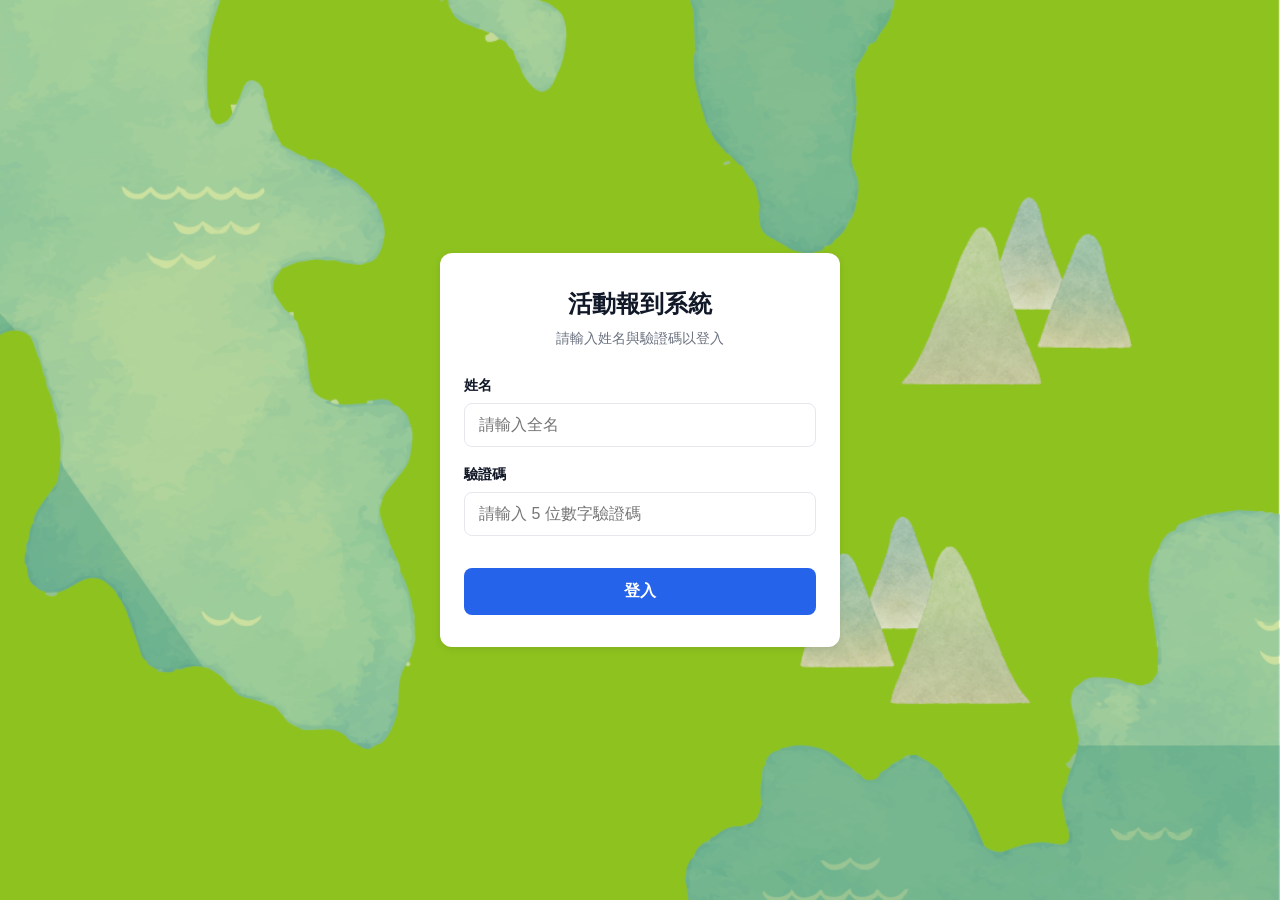
<file: index.html>
<!DOCTYPE html>
<html lang="zh-TW">
<head>
  <meta charset="UTF-8">
  <meta name="viewport" content="width=device-width, initial-scale=1.0">
  <title>活動登入</title>
  <link rel="stylesheet" href="css/style.css">
  <style>
    body { background: url('assets/login-bg.png') center/cover no-repeat fixed; }
  </style>
</head>
<body>
  <div class="page">
    <div class="card">
      <h1 class="text-center">活動報到系統</h1>
      <p class="subtitle text-center">請輸入姓名與驗證碼以登入</p>

      <form id="loginForm" novalidate>
        <div class="form-group">
          <label for="name">姓名</label>
          <input
            type="text"
            id="name"
            name="name"
            placeholder="請輸入全名"
            autocomplete="name"
            inputmode="text"
            required
          >
        </div>

        <div class="form-group">
          <label for="code">驗證碼</label>
          <input
            type="text"
            id="code"
            name="code"
            placeholder="請輸入 5 位數字驗證碼"
            inputmode="numeric"
            maxlength="5"
            pattern="\d{5}"
            autocomplete="off"
            required
          >
        </div>

        <div id="errorAlert" class="alert alert-error" role="alert"></div>

        <button type="submit" id="submitBtn" class="btn btn-primary mt-16">
          <span class="btn-text">登入</span>
          <span class="spinner" aria-hidden="true"></span>
        </button>
      </form>
    </div>
  </div>

  <script src="js/config.js"></script>
  <script src="js/auth.js"></script>
  <script src="js/api.js"></script>
  <script>
    // 已登入則直接跳過
    if (getSession()) {
      window.location.replace('home.html');
    }

    const form      = document.getElementById('loginForm');
    const nameInput = document.getElementById('name');
    const codeInput = document.getElementById('code');
    const errorAlert = document.getElementById('errorAlert');
    const submitBtn  = document.getElementById('submitBtn');

    function showError(msg) {
      errorAlert.textContent = msg;
      errorAlert.classList.add('show');
    }
    function clearError() {
      errorAlert.classList.remove('show');
    }
    function setLoading(on) {
      submitBtn.classList.toggle('loading', on);
      submitBtn.disabled = on;
    }

    // 驗證碼只允許數字輸入
    codeInput.addEventListener('input', () => {
      codeInput.value = codeInput.value.replace(/\D/g, '').slice(0, 5);
    });

    form.addEventListener('submit', async (e) => {
      e.preventDefault();
      clearError();

      const name = nameInput.value.trim();
      const code = codeInput.value.trim();

      if (!name) { showError('請輸入姓名'); nameInput.focus(); return; }
      if (!/^\d{5}$/.test(code)) { showError('驗證碼須為 5 位數字'); codeInput.focus(); return; }

      setLoading(true);
      const res = await callAPI('auth', { name, code });
      setLoading(false);

      if (res.success) {
        setSession(res);
        window.location.replace('home.html');
      } else {
        showError(res.error || '登入失敗，請確認姓名與驗證碼是否正確');
      }
    });
  </script>
</body>
</html>
</file>
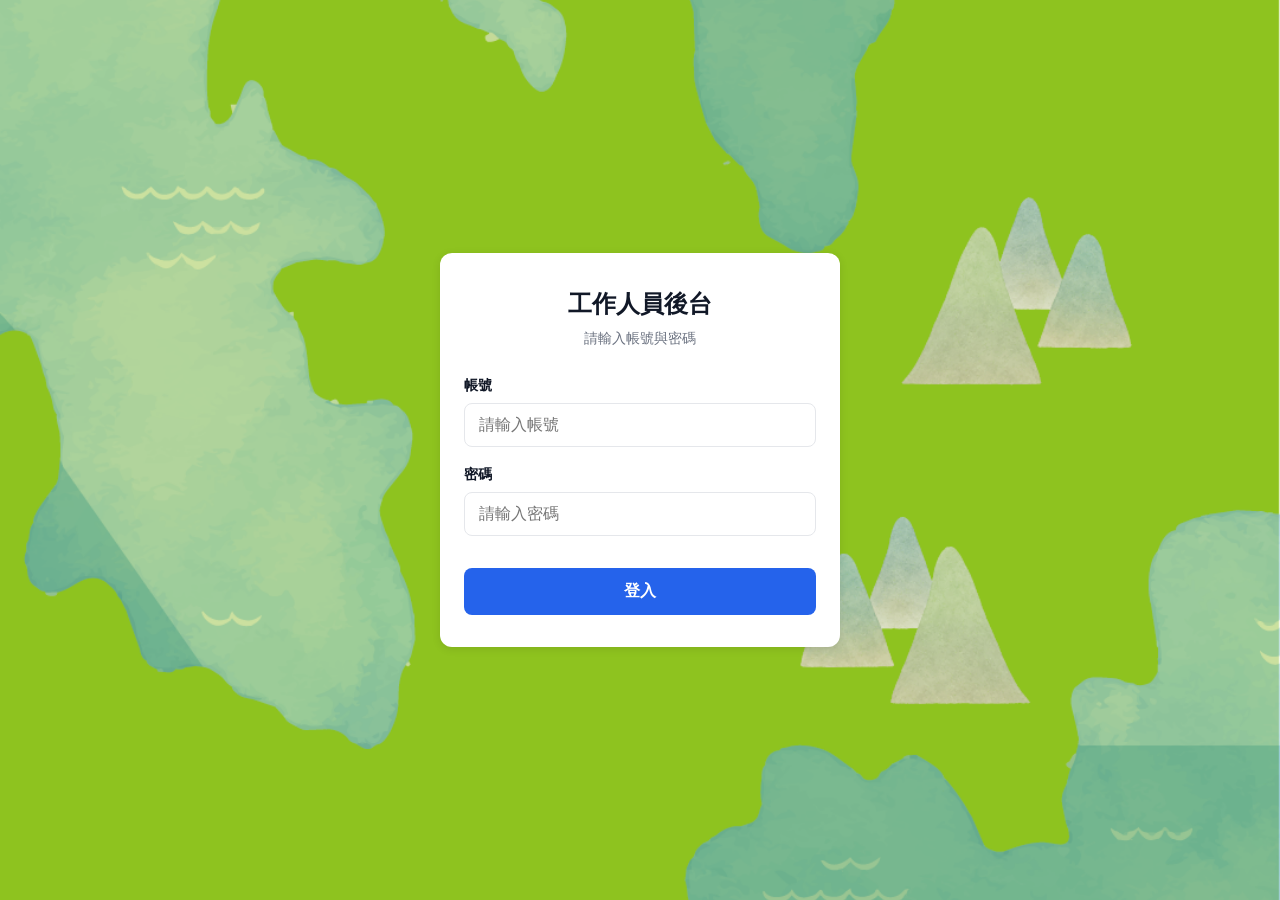
<file: admin/index.html>
<!DOCTYPE html>
<html lang="zh-TW">
<head>
  <meta charset="UTF-8">
  <meta name="viewport" content="width=device-width, initial-scale=1.0">
  <title>後台登入</title>
  <link rel="stylesheet" href="../css/style.css">
  <style>
    body { background: url('../assets/login-bg.png') center/cover no-repeat fixed; }
  </style>
</head>
<body>
  <div class="page">
    <div class="card">
      <h1 class="text-center">工作人員後台</h1>
      <p class="subtitle text-center">請輸入帳號與密碼</p>

      <form id="loginForm" novalidate>
        <div class="form-group">
          <label for="username">帳號</label>
          <input
            type="text"
            id="username"
            name="username"
            placeholder="請輸入帳號"
            autocomplete="username"
            required
          >
        </div>
        <div class="form-group">
          <label for="password">密碼</label>
          <input
            type="password"
            id="password"
            name="password"
            placeholder="請輸入密碼"
            autocomplete="current-password"
            required
          >
        </div>

        <div id="errorAlert" class="alert alert-error" role="alert"></div>

        <button type="submit" id="submitBtn" class="btn btn-primary mt-16">
          <span class="btn-text">登入</span>
          <span class="spinner" aria-hidden="true"></span>
        </button>
      </form>
    </div>
  </div>

  <script src="../js/config.js"></script>
  <script src="../js/auth.js"></script>
  <script src="../js/api.js"></script>
  <script>
    if (getAdminSession()) {
      window.location.replace('dashboard.html');
    }

    const form        = document.getElementById('loginForm');
    const userInput   = document.getElementById('username');
    const pwdInput    = document.getElementById('password');
    const errorAlert  = document.getElementById('errorAlert');
    const submitBtn   = document.getElementById('submitBtn');

    function showError(msg) { errorAlert.textContent = msg; errorAlert.classList.add('show'); }
    function clearError()   { errorAlert.classList.remove('show'); }
    function setLoading(on) { submitBtn.classList.toggle('loading', on); submitBtn.disabled = on; }

    form.addEventListener('submit', async (e) => {
      e.preventDefault();
      clearError();
      const username = userInput.value.trim();
      const password = pwdInput.value.trim();
      if (!username) { showError('請輸入帳號'); userInput.focus(); return; }
      if (!password) { showError('請輸入密碼'); pwdInput.focus(); return; }

      setLoading(true);
      const res = await callAPI('admin_auth', { username, password });
      setLoading(false);

      if (res.success) {
        setAdminSession(username);
        window.location.replace('dashboard.html');
      } else {
        showError(res.error || '帳號或密碼錯誤');
      }
    });
  </script>
</body>
</html>
</file>
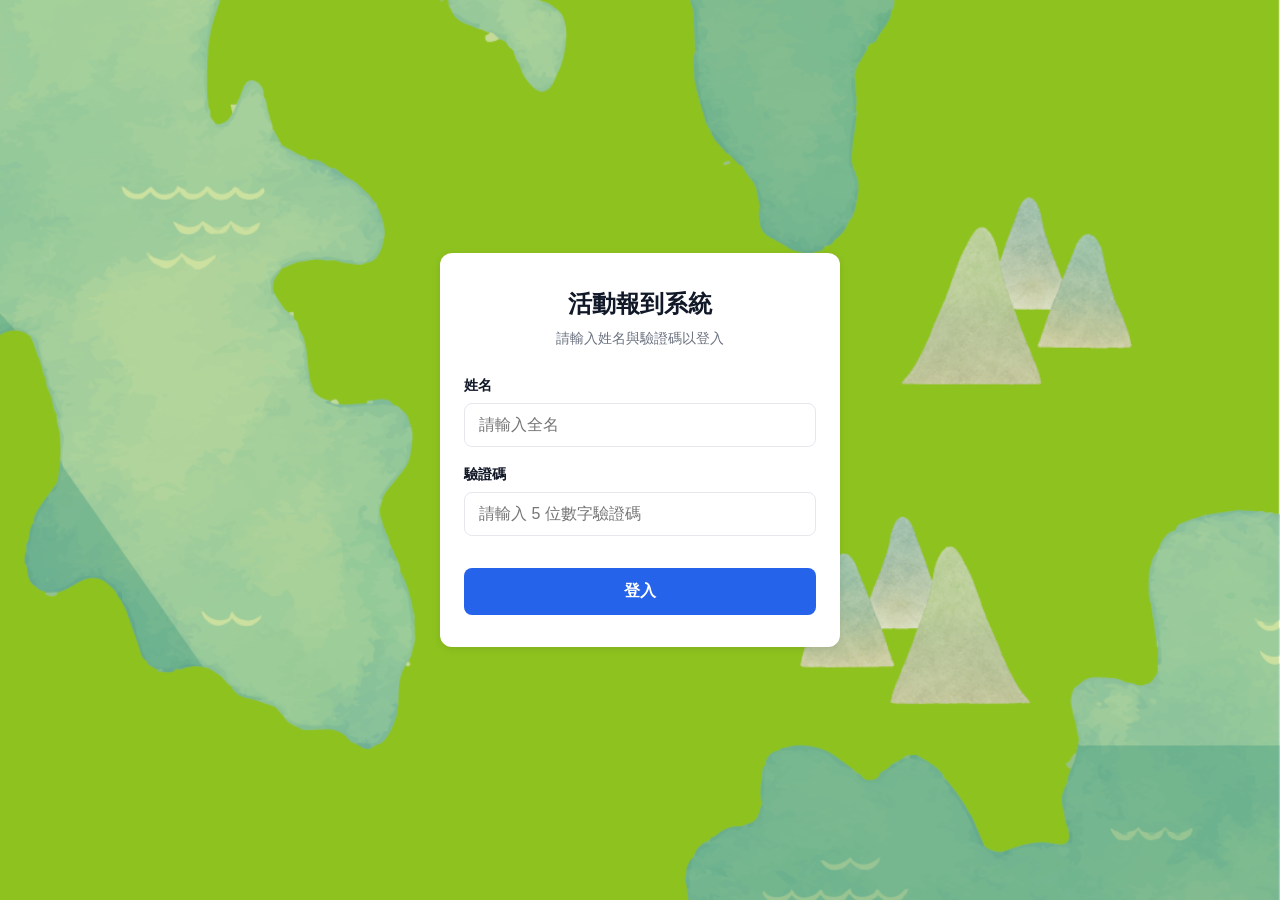
<file: home.html>
<!DOCTYPE html>
<html lang="zh-TW">
<head>
  <meta charset="UTF-8">
  <meta name="viewport" content="width=device-width, initial-scale=1.0">
  <title>活動主頁</title>
  <link rel="stylesheet" href="css/style.css">
</head>
<body>
  <div class="app-shell">

    <div class="app-banner banner-overlay-wrap">
      <img src="assets/banner.jpg" alt="活動 Banner" onerror="this.style.display='none'">
      <div class="banner-user-row">
        <span id="greeting"></span>
        <button class="btn-logout" onclick="logout()">登出</button>
      </div>
    </div>

    <div class="app-body">
      <div class="hub-pills">
        <a href="info.html" class="hub-pill">
          <h3>個人資訊</h3>
          <p>查看報到 QR Code 與組別</p>
        </a>
        <a href="prenotice.html" class="hub-pill">
          <h3>行前通知</h3>
          <p>活動前重要通知事項</p>
        </a>
        <a href="safety.html" class="hub-pill">
          <h3>活動資訊</h3>
          <p>活動流程與路線地圖</p>
        </a>
        <a href="outdoor.html" class="hub-pill">
          <h3>水、陸域安全宣導</h3>
          <p>ICC表、陸域與水域安全資訊</p>
        </a>
        <a href="mission.html" class="hub-pill" id="missionPill">
          <h3>使命關卡任務</h3>
          <p id="missionStatus">點擊開始任務</p>
        </a>
      </div>
    </div>

  </div>

  <script src="js/config.js"></script>
  <script src="js/auth.js"></script>
  <script>
    const session = requireAuth();
    if (session) {
      document.getElementById('greeting').textContent =
        '歡迎！' + session.name + '，您是 ' + session.group;
    }

    const missionDone = localStorage.getItem('mission_done_' + (session && session.code || 'anon')) === 'true';
    if (missionDone) {
      document.getElementById('missionPill').classList.add('mission-done');
      document.getElementById('missionStatus').textContent = '✅ 任務已完成';
    }

    function logout() {
      clearSession();
      window.location.replace('index.html');
    }
  </script>
</body>
</html>
</file>
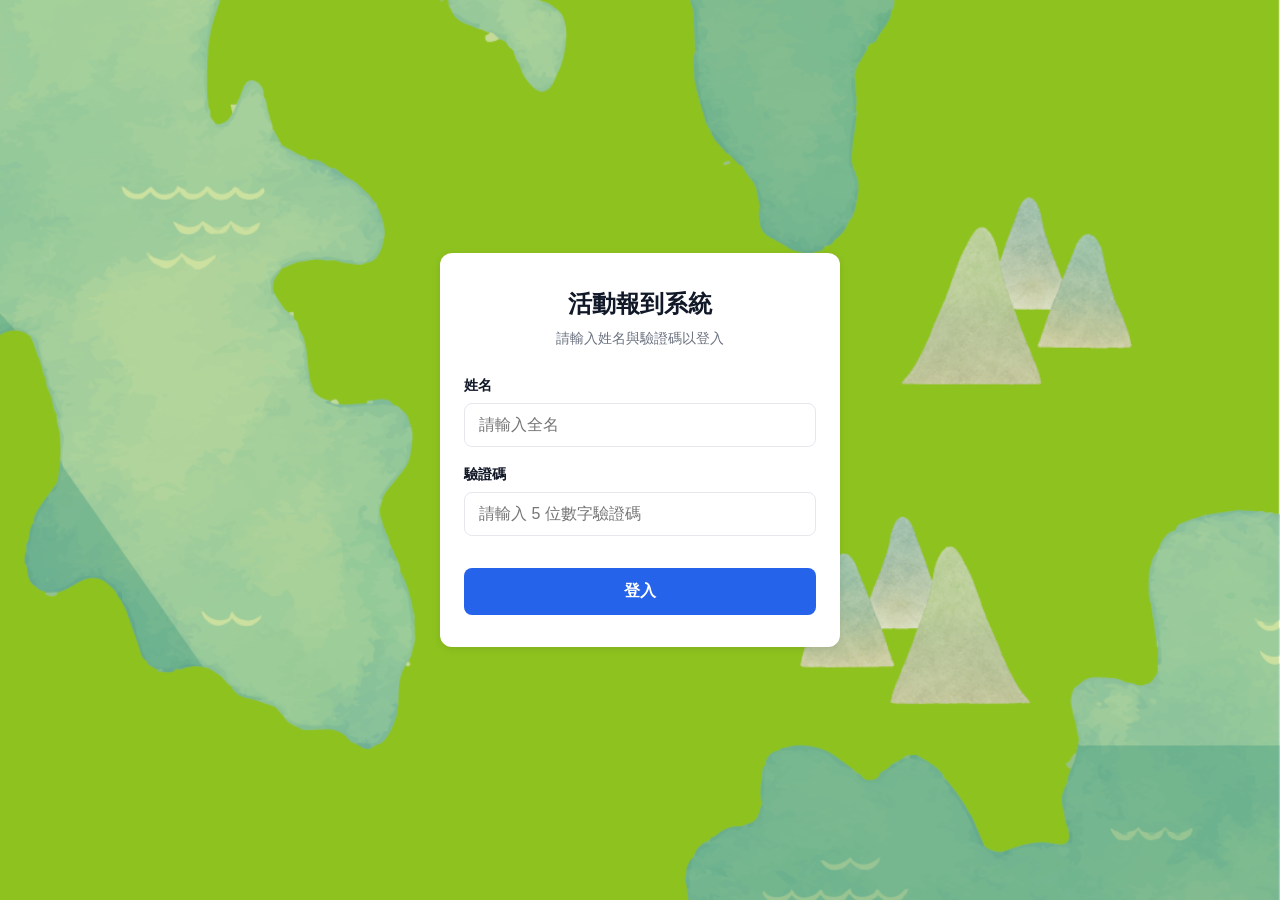
<file: info.html>
<!DOCTYPE html>
<html lang="zh-TW">
<head>
  <meta charset="UTF-8">
  <meta name="viewport" content="width=device-width, initial-scale=1.0">
  <title>個人資訊</title>
  <link rel="stylesheet" href="css/style.css">
  <style>
    .info-card {
      background: var(--card);
      border-radius: var(--radius);
      box-shadow: var(--shadow);
      padding: 24px 20px;
      margin-bottom: 16px;
      text-align: center;
    }
    .info-name  { font-size: 1.5rem; font-weight: 700; margin-bottom: 6px; }
    .info-group { font-size: 1rem; color: var(--muted); margin-bottom: 20px; }
    .qr-section { margin-top: 8px; }
    .qr-label-top { font-size: .85rem; color: var(--muted); margin-bottom: 12px; }
    #qrcode { display: inline-block; }
    #qrcode canvas, #qrcode img { border-radius: 8px; }
    .qr-hint { font-size: .8rem; color: var(--muted); margin-top: 12px; line-height: 1.5; }
  </style>
</head>
<body>
  <div class="app-shell">

    <div class="app-banner">
      <img src="assets/banner.jpg" alt="活動 Banner" onerror="this.style.display='none'">
    </div>

    <div class="page-header">
      <a href="home.html" class="back">←</a>
      <h1>個人資訊</h1>
    </div>

    <div class="app-body">
      <div class="content" style="padding-top:20px">
        <div class="info-card">
          <div class="info-name" id="infoName"></div>
          <div class="info-group" id="infoGroup"></div>
          <hr class="divider">
          <div class="qr-section">
            <p class="qr-label-top">報到 QR Code</p>
            <div id="qrcode"></div>
            <p class="qr-hint">報到時出示此 QR Code<br>讓工作人員掃描核銷</p>
          </div>
        </div>
      </div>
    </div>

  </div>

  <script src="js/config.js"></script>
  <script src="js/auth.js"></script>
  <script src="lib/qrcode.min.js"></script>
  <script>
    const session = requireAuth();
    if (session) {
      document.getElementById('infoName').textContent  = session.name;
      document.getElementById('infoGroup').textContent = session.group;

      new QRCode(document.getElementById('qrcode'), {
        text:         session.code,
        width:        220,
        height:       220,
        colorDark:    '#000000',
        colorLight:   '#ffffff',
        correctLevel: QRCode.CorrectLevel.M,
      });
    }
  </script>
</body>
</html>
</file>
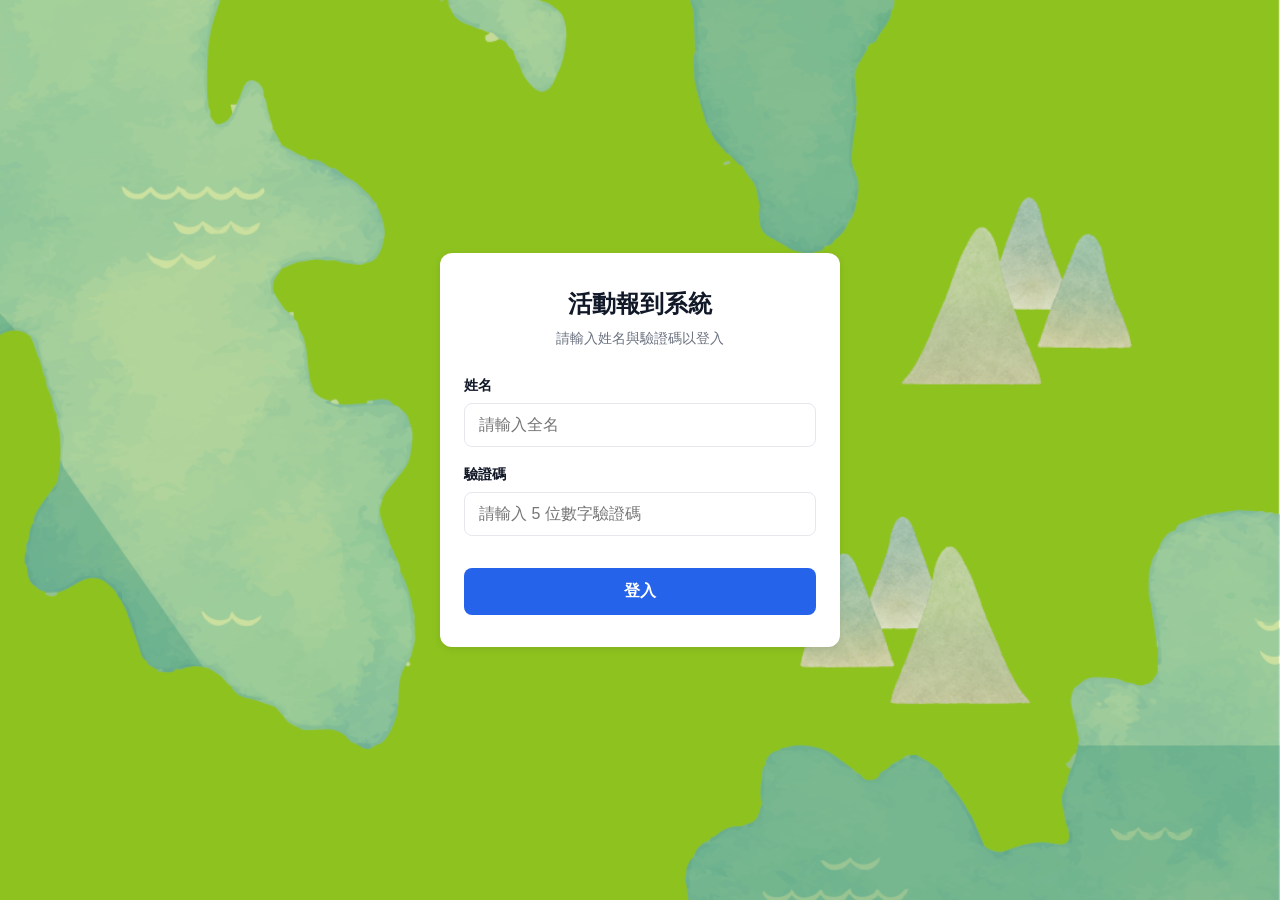
<file: mission.html>
<!DOCTYPE html>
<html lang="zh-TW">
<head>
  <meta charset="UTF-8">
  <meta name="viewport" content="width=device-width, initial-scale=1.0">
  <title>使命關卡任務</title>
  <link rel="stylesheet" href="css/style.css">
</head>
<body>
  <div class="app-shell">

    <div class="app-banner">
      <img src="assets/banner.jpg" alt="活動 Banner" onerror="this.style.display='none'">
    </div>

    <div class="page-header">
      <a href="home.html" class="back">←</a>
      <h1>使命關卡任務</h1>
    </div>

    <div class="app-body">
      <div class="content" style="padding-top:16px">

        <!-- ① 填寫問卷 -->
        <div class="task-card active" id="card1">
          <div class="task-header" onclick="toggleCard('card1')">
            <div class="task-num">①</div>
            <div class="task-title">填寫問卷</div>
            <div class="task-status" id="st1"></div>
          </div>
          <div class="task-body open" id="body1">
            <p class="text-muted mb-16" style="font-size:.85rem">點擊前往填寫活動問卷（將開啟新分頁），完成後請關閉問卷分頁回到此頁，點擊下方按鈕確認。</p>
            <a id="formLink" href="#" target="_blank" rel="noopener" class="btn btn-outline mb-8"
               style="display:inline-flex">前往填寫問卷 ↗</a>
            <button class="btn btn-primary mt-8" id="m1DoneBtn" onclick="markM1Done()" disabled>我已完成問卷 ✓</button>
            <p class="text-muted mt-4" id="m1Hint" style="font-size:.8rem">請先點擊上方連結開啟問卷</p>
          </div>
        </div>

        <!-- ② 上傳活動照片 -->
        <div class="task-card active" id="card2">
          <div class="task-header" onclick="toggleCard('card2')">
            <div class="task-num">②</div>
            <div class="task-title">上傳活動照片</div>
            <div class="task-status" id="st2"></div>
          </div>
          <div class="task-body open" id="body2">
            <img id="photoPreview" class="photo-preview" alt="照片預覽">
            <div class="photo-drop" id="photoDrop">
              <div style="font-size:2rem;margin-bottom:8px">📷</div>
              <div style="display:flex;gap:8px;width:100%">
                <button class="btn btn-primary" onclick="document.getElementById('photoCaptureInput').click()" style="flex:1" type="button">拍照</button>
                <button class="btn btn-outline" onclick="document.getElementById('photoPickInput').click()" style="flex:1" type="button">從相簿選取</button>
              </div>
            </div>
            <input type="file" id="photoCaptureInput" accept="image/*" capture="environment" style="display:none">
            <input type="file" id="photoPickInput" accept="image/*" style="display:none">
            <button class="btn btn-primary mt-8" id="photoConfirmBtn"
                    style="display:none" onclick="confirmPhoto()">使用此照片 ✓</button>
          </div>
        </div>

        <!-- ③ 手寫簽名（鎖定直到 ② 完成） -->
        <div class="task-card locked" id="card3">
          <div class="task-header" onclick="toggleCard('card3')">
            <div class="task-num">③</div>
            <div class="task-title">手寫簽名</div>
            <div class="task-status" id="st3"></div>
          </div>
          <div class="task-body" id="body3">
            <p class="text-muted mb-8" style="font-size:.85rem">請用手指在下方空白區域簽名。</p>
            <div class="sig-wrap">
              <canvas id="sigCanvas"></canvas>
            </div>
            <div class="sig-btn-row">
              <button class="btn btn-outline" onclick="clearSig()">清除重簽</button>
              <button class="btn btn-primary" onclick="confirmSig()">確認簽名 ✓</button>
            </div>
          </div>
        </div>

        <!-- ④ 生成淨灘證書（鎖定直到 ③ 完成） -->
        <div class="task-card locked" id="card4">
          <div class="task-header" onclick="toggleCard('card4')">
            <div class="task-num">④</div>
            <div class="task-title">生成淨灘證書</div>
            <div class="task-status" id="st4"></div>
          </div>
          <div class="task-body" id="body4">
            <p class="text-muted mb-16" style="font-size:.85rem">
              系統將為您生成含個人資訊、照片與簽名的淨灘成果證明書。
            </p>
            <img id="certThumb" class="pdf-thumb" alt="證書預覽">
            <button class="btn btn-primary" id="genCertBtn" onclick="generateCert()">
              <span class="btn-text">生成淨灘證書</span>
              <span class="spinner"></span>
            </button>
            <p id="genCertStatus" class="text-muted mt-8" style="display:none;font-size:.85rem;text-align:center"></p>
          </div>
        </div>

        <!-- ⑤ 儲存證書（鎖定直到 ④ 完成） -->
        <div class="task-card locked" id="card5">
          <div class="task-header" onclick="toggleCard('card5')">
            <div class="task-num">⑤</div>
            <div class="task-title">儲存淨灘證書</div>
            <div class="task-status" id="st5"></div>
          </div>
          <div class="task-body" id="body5">
            <img id="certFullImg" alt="淨灘證書" style="display:none;width:100%;border-radius:8px;margin-bottom:8px">
            <p id="certSaveHint" class="text-muted" style="display:none;font-size:.8rem;margin-bottom:12px;text-align:center">
              長壓上方圖片可下載或儲存至手機相簿
            </p>
            <button class="btn btn-primary mb-8" onclick="saveCert()">我已儲存證書 ✓</button>
            <div class="divider" style="margin:12px 0"></div>
            <p class="text-muted mb-8" style="font-size:.85rem">或輸入 Email，稍後隨批次送出一併寄送：</p>
            <div class="form-group" style="margin-bottom:8px">
              <input type="email" id="emailInput" placeholder="your@email.com" inputmode="email">
            </div>
            <button class="btn btn-outline" onclick="saveEmailForSend()">✉ 記下信箱（送出時寄送）</button>
            <div id="emailSavedMsg" class="alert alert-success" style="display:none;margin-top:8px;padding:8px 12px">
              信箱已記下，批次送出時將寄送證書 ✓
            </div>
          </div>
        </div>

        <!-- ⑥ 批次送出 -->
        <div class="submit-section" style="margin-top:8px">
          <div id="submitAlert" class="alert"></div>
          <button class="btn btn-success mt-8" id="submitBtn" onclick="submitAll()" disabled>
            <span class="btn-text">完成並送出 →</span>
            <span class="spinner"></span>
          </button>
          <p class="text-muted text-center mt-8" id="submitHint" style="font-size:.8rem">
            完成 ① 問卷 與 ⑤ 儲存證書 後即可送出
          </p>
        </div>

        <!-- 簽退 QR Code（⑥ 成功後顯示） -->
        <div class="checkout-section" id="checkoutSection">
          <div class="checkout-card">
            <div class="checkout-title">🎉 使命完成！</div>
            <div class="checkout-sub">出示下方 QR Code 給工作人員掃描完成簽退</div>
            <div id="checkoutQR" class="qr-wrap"></div>
            <p class="text-muted" style="font-size:.8rem;margin-top:4px">簽退 QR Code</p>
          </div>
        </div>

      </div>
    </div>

  </div>

  <script src="js/config.js"></script>
  <script src="js/auth.js"></script>
  <script src="js/api.js"></script>
  <script src="lib/signature_pad.min.js"></script>
  <script src="lib/qrcode.min.js"></script>
  <script src="js/mission.js"></script>
  <script>
    // 行動瀏覽器 bfcache 防護：頁面從快取還原時強制重新載入，確保 session 重新驗證
    window.addEventListener('pageshow', function(e) {
      if (e.persisted) window.location.reload();
    });
  </script>
</body>
</html>
</file>
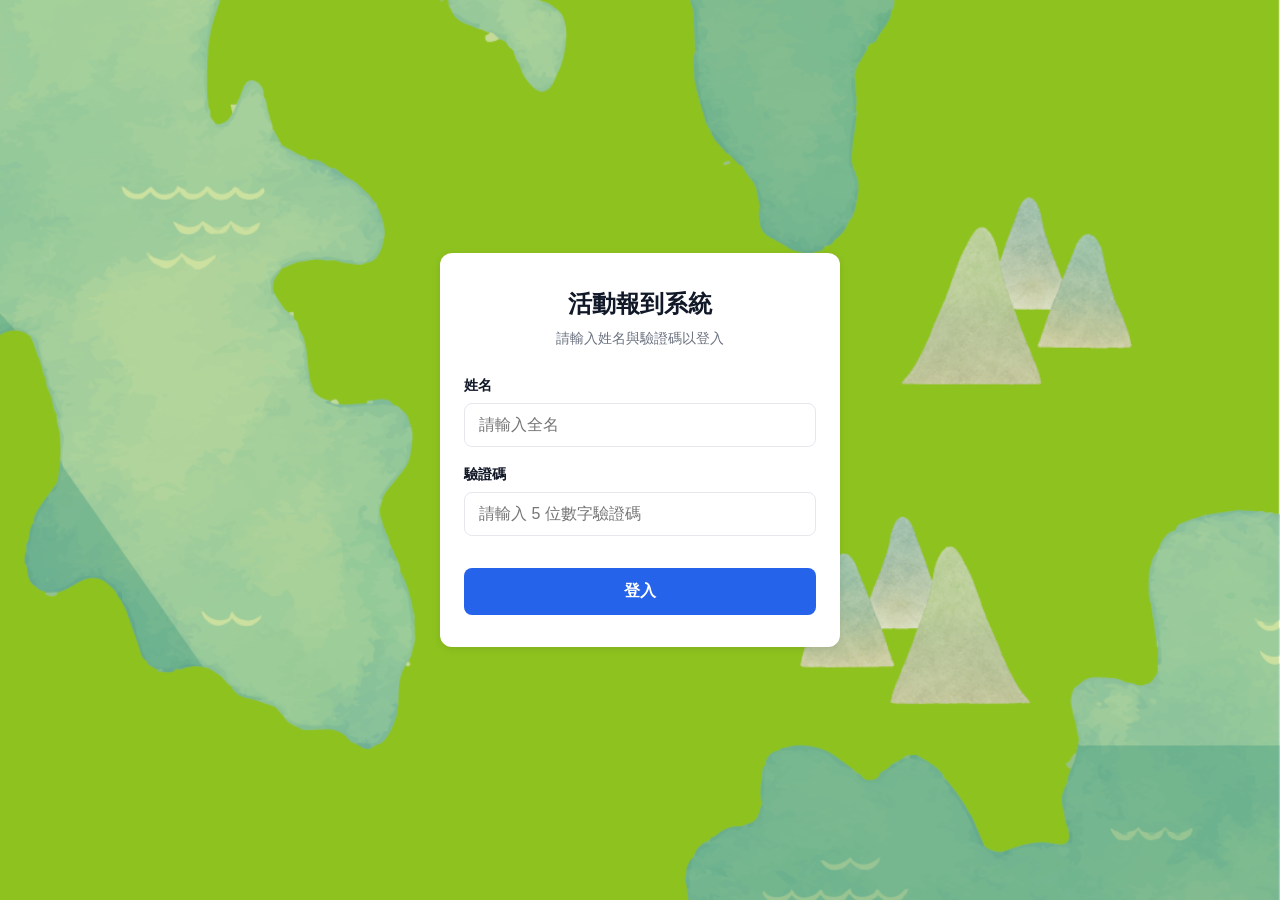
<file: outdoor.html>
<!DOCTYPE html>
<html lang="zh-TW">
<head>
  <meta charset="UTF-8">
  <meta name="viewport" content="width=device-width, initial-scale=1.0">
  <title>水、陸域安全宣導</title>
  <link rel="stylesheet" href="css/style.css">
  <style>
    .tab-bar { overflow-x: auto; -webkit-overflow-scrolling: touch; flex-wrap: nowrap; scrollbar-width: none; -ms-overflow-style: none; }
    .tab-bar::-webkit-scrollbar { display: none; }
    .tab-btn { flex-shrink: 0; min-width: 68px; font-size: .8rem; padding: 10px 6px; }
    .link-panel {
      margin-top: 8px;
      background: var(--card);
      border-radius: var(--radius);
      box-shadow: var(--shadow);
      padding: 36px 20px;
      text-align: center;
    }
    .link-panel .link-icon { font-size: 2.4rem; margin-bottom: 14px; }
    .link-panel h3 { font-size: 1rem; font-weight: 700; margin-bottom: 8px; }
    .link-panel p  { font-size: .85rem; color: var(--muted); margin-bottom: 24px; }
  </style>
</head>
<body>
  <div class="app-shell">

    <div class="app-banner">
      <img src="assets/banner.jpg" alt="活動 Banner" onerror="this.style.display='none'">
    </div>

    <div class="page-header">
      <a href="home.html" class="back">←</a>
      <h1>水、陸域安全宣導</h1>
    </div>

    <div class="app-body">
      <div class="content" style="padding-top:16px">
        <div class="tab-bar">
          <button class="tab-btn active" onclick="switchTab('icc',   this)">🏷 ICC表</button>
          <button class="tab-btn"        onclick="switchTab('land',  this)">🌿 陸域安全</button>
          <button class="tab-btn"        onclick="switchTab('water', this)">🌊 水域安全</button>
        </div>

        <div id="tab-icc" class="tab-panel active">
          <img
            src="assets/icc.png"
            alt="ICC分類表"
            class="zoomable"
            onclick="openZoom(this.src)"
            onerror="this.parentElement.innerHTML='<div class=\'card text-center\' style=\'padding:40px;color:var(--muted)\'>ICC分類表圖片待上傳</div>'"
          >
        </div>

        <div id="tab-land" class="tab-panel">
          <div class="link-panel">
            <div class="link-icon">🌿</div>
            <h3>陸域安全宣導</h3>
            <p>日月潭國家風景區陸域活動安全資訊</p>
            <a href="https://www.sunmoonlake.gov.tw/explore/ArticlesCollapsedFull?a=58"
               target="_blank" rel="noopener noreferrer"
               class="btn btn-primary" style="text-decoration:none;">
              前往陸域安全宣導 ↗
            </a>
          </div>
        </div>

        <div id="tab-water" class="tab-panel">
          <div class="link-panel">
            <div class="link-icon">🌊</div>
            <h3>水域安全宣導</h3>
            <p>日月潭水域活動安全資訊</p>
            <a href="https://water.sunmoonlake.gov.tw/apply.aspx"
               target="_blank" rel="noopener noreferrer"
               class="btn btn-primary" style="text-decoration:none;">
              前往水域安全宣導 ↗
            </a>
          </div>
        </div>
      </div>
    </div>

  </div>

  <div id="zoomOverlay" class="zoom-overlay" onclick="closeZoom()">
    <img id="zoomImg" src="" alt="">
  </div>

  <script src="js/config.js"></script>
  <script src="js/auth.js"></script>
  <script>
    requireAuth();

    function switchTab(name, btn) {
      document.querySelectorAll('.tab-panel').forEach(p => p.classList.remove('active'));
      document.querySelectorAll('.tab-btn').forEach(b => b.classList.remove('active'));
      document.getElementById('tab-' + name).classList.add('active');
      btn.classList.add('active');
    }

    function openZoom(src) {
      document.getElementById('zoomImg').src = src;
      document.getElementById('zoomOverlay').classList.add('open');
      document.body.style.overflow = 'hidden';
    }

    function closeZoom() {
      document.getElementById('zoomOverlay').classList.remove('open');
      document.body.style.overflow = '';
    }
  </script>
</body>
</html>
</file>
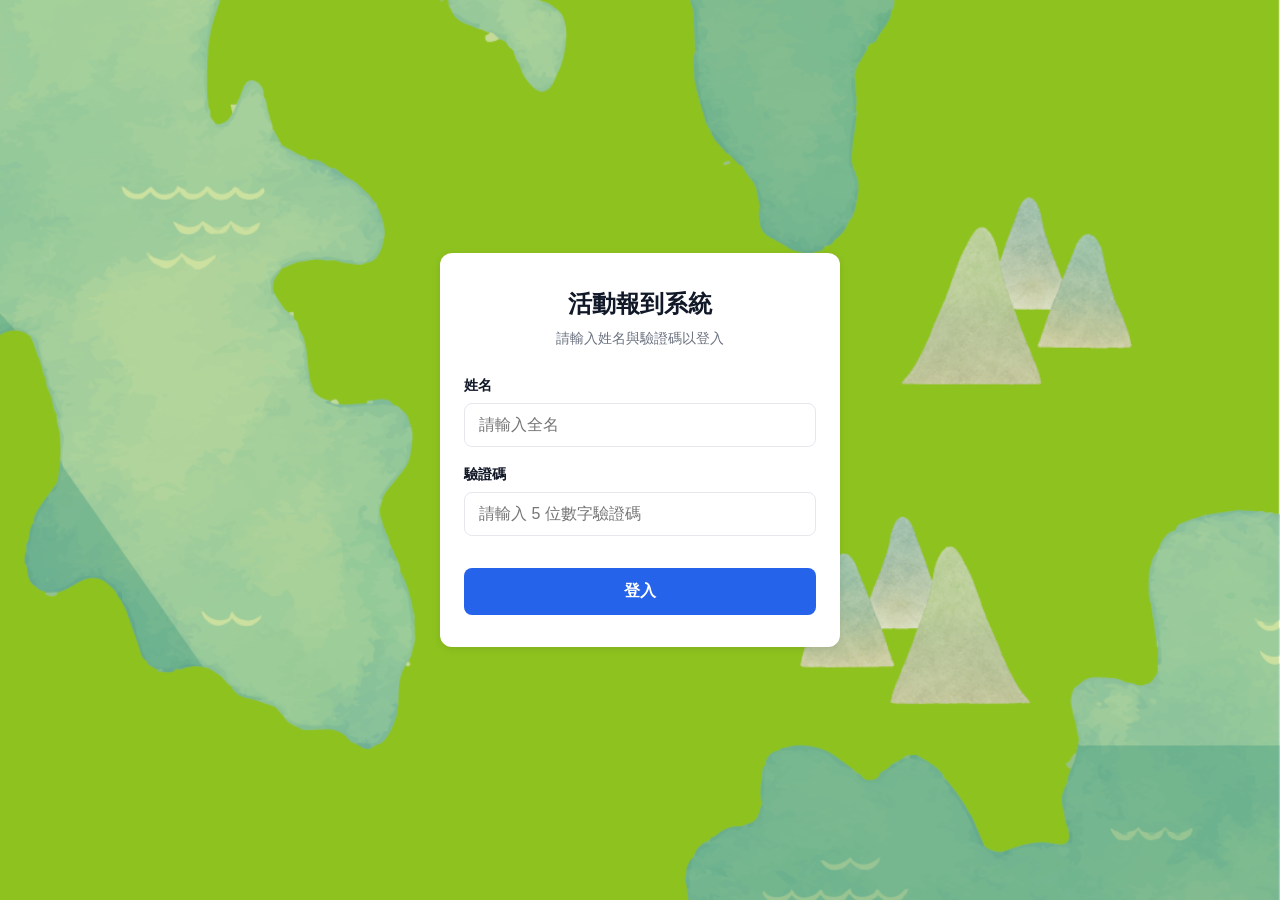
<file: prenotice.html>
<!DOCTYPE html>
<html lang="zh-TW">
<head>
  <meta charset="UTF-8">
  <meta name="viewport" content="width=device-width, initial-scale=1.0">
  <title>行前通知</title>
  <link rel="stylesheet" href="css/style.css">
</head>
<body>
  <div class="app-shell">

    <div class="app-banner">
      <img src="assets/banner.jpg" alt="活動 Banner" onerror="this.style.display='none'">
    </div>

    <div class="page-header">
      <a href="home.html" class="back">←</a>
      <h1>行前通知</h1>
    </div>

    <div class="app-body">
      <div class="content" style="padding-top:16px">
        <div class="tab-bar">
          <button class="tab-btn active" onclick="switchTab('notice1', this)">📋 注意事項1</button>
          <button class="tab-btn"        onclick="switchTab('notice2', this)">📋 注意事項2</button>
        </div>

        <div id="tab-notice1" class="tab-panel active">
          <img
            src="assets/prenotice-1.jpg"
            alt="注意事項1"
            class="zoomable"
            onclick="openZoom(this.src)"
            onerror="this.parentElement.innerHTML='<div class=\'card text-center\' style=\'padding:40px;color:var(--muted)\'>注意事項1 圖片待上傳</div>'"
          >
        </div>

        <div id="tab-notice2" class="tab-panel">
          <img
            src="assets/prenotice-2.jpg"
            alt="注意事項2"
            class="zoomable"
            onclick="openZoom(this.src)"
            onerror="this.parentElement.innerHTML='<div class=\'card text-center\' style=\'padding:40px;color:var(--muted)\'>注意事項2 圖片待上傳</div>'"
          >
        </div>
      </div>
    </div>

  </div>

  <div id="zoomOverlay" class="zoom-overlay" onclick="closeZoom()">
    <img id="zoomImg" src="" alt="">
  </div>

  <script src="js/config.js"></script>
  <script src="js/auth.js"></script>
  <script>
    requireAuth();

    function switchTab(name, btn) {
      document.querySelectorAll('.tab-panel').forEach(p => p.classList.remove('active'));
      document.querySelectorAll('.tab-btn').forEach(b => b.classList.remove('active'));
      document.getElementById('tab-' + name).classList.add('active');
      btn.classList.add('active');
    }

    function openZoom(src) {
      document.getElementById('zoomImg').src = src;
      document.getElementById('zoomOverlay').classList.add('open');
      document.body.style.overflow = 'hidden';
    }

    function closeZoom() {
      document.getElementById('zoomOverlay').classList.remove('open');
      document.body.style.overflow = '';
    }
  </script>
</body>
</html>
</file>
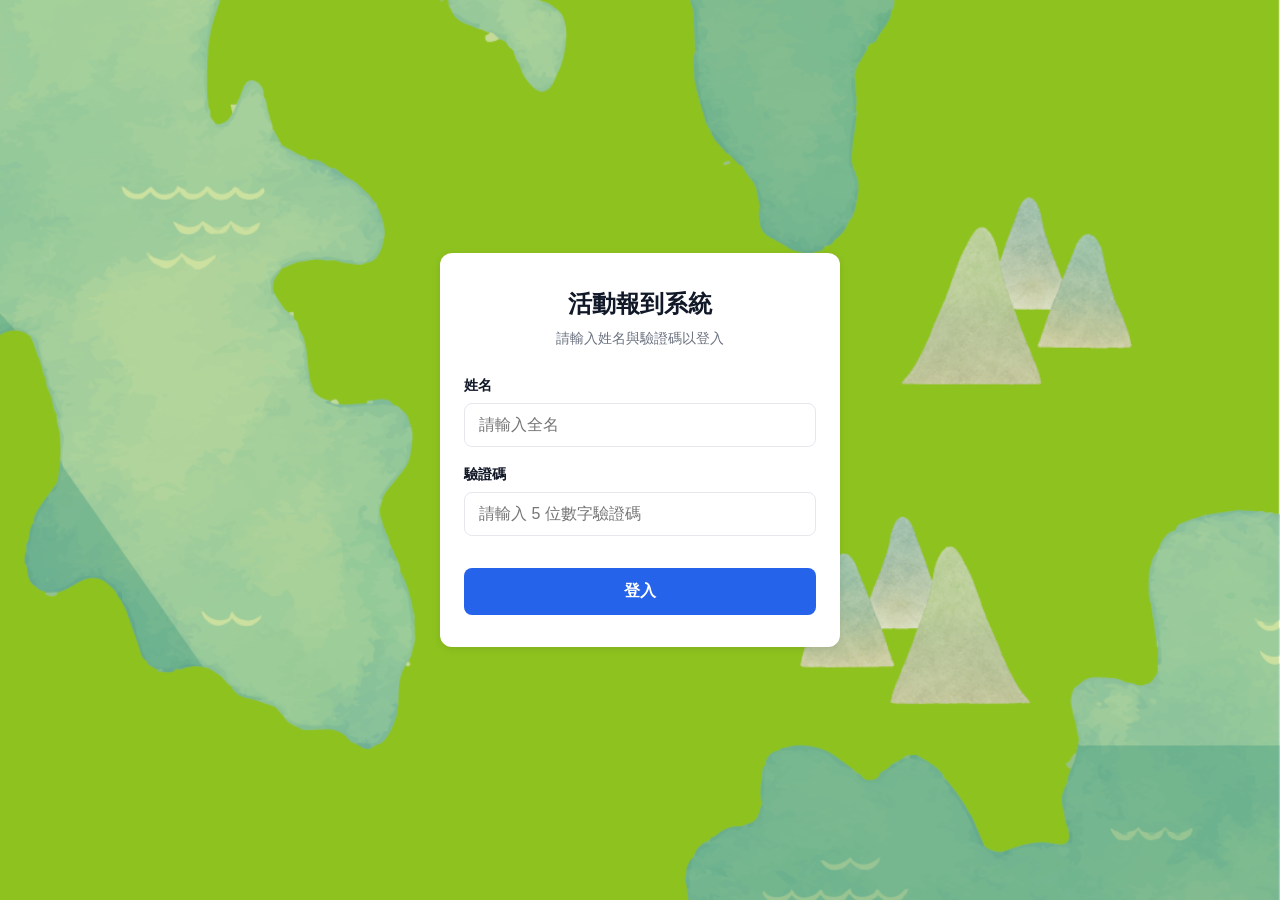
<file: safety.html>
<!DOCTYPE html>
<html lang="zh-TW">
<head>
  <meta charset="UTF-8">
  <meta name="viewport" content="width=device-width, initial-scale=1.0">
  <title>活動資訊</title>
  <link rel="stylesheet" href="css/style.css">
</head>
<body>
  <div class="app-shell">

    <div class="app-banner">
      <img src="assets/banner.jpg" alt="活動 Banner" onerror="this.style.display='none'">
    </div>

    <div class="page-header">
      <a href="home.html" class="back">←</a>
      <h1>活動資訊</h1>
    </div>

    <div class="app-body">
      <div class="content" style="padding-top:16px">
        <div class="tab-bar">
          <button class="tab-btn active" onclick="switchTab('schedule', this)">🗓 活動流程</button>
          <button class="tab-btn"        onclick="switchTab('route',    this)">🗺 路線地圖</button>
        </div>

        <div id="tab-schedule" class="tab-panel active">
          <img
            src="assets/schedule.jpg"
            alt="活動流程"
            class="zoomable"
            onclick="openZoom(this.src)"
            onerror="this.parentElement.innerHTML='<div class=\'card text-center\' style=\'padding:40px;color:var(--muted)\'>活動流程圖片待上傳</div>'"
          >
        </div>

        <div id="tab-route" class="tab-panel">
          <img
            src="assets/route.jpg"
            alt="活動路線"
            class="zoomable"
            onclick="openZoom(this.src)"
            onerror="this.parentElement.innerHTML='<div class=\'card text-center\' style=\'padding:40px;color:var(--muted)\'>路線地圖圖片待上傳</div>'"
          >
        </div>
      </div>
    </div>

  </div>

  <div id="zoomOverlay" class="zoom-overlay" onclick="closeZoom()">
    <img id="zoomImg" src="" alt="">
  </div>

  <script src="js/config.js"></script>
  <script src="js/auth.js"></script>
  <script>
    requireAuth();

    function switchTab(name, btn) {
      document.querySelectorAll('.tab-panel').forEach(p => p.classList.remove('active'));
      document.querySelectorAll('.tab-btn').forEach(b => b.classList.remove('active'));
      document.getElementById('tab-' + name).classList.add('active');
      btn.classList.add('active');
    }

    function openZoom(src) {
      document.getElementById('zoomImg').src = src;
      document.getElementById('zoomOverlay').classList.add('open');
      document.body.style.overflow = 'hidden';
    }

    function closeZoom() {
      document.getElementById('zoomOverlay').classList.remove('open');
      document.body.style.overflow = '';
    }
  </script>
</body>
</html>
</file>
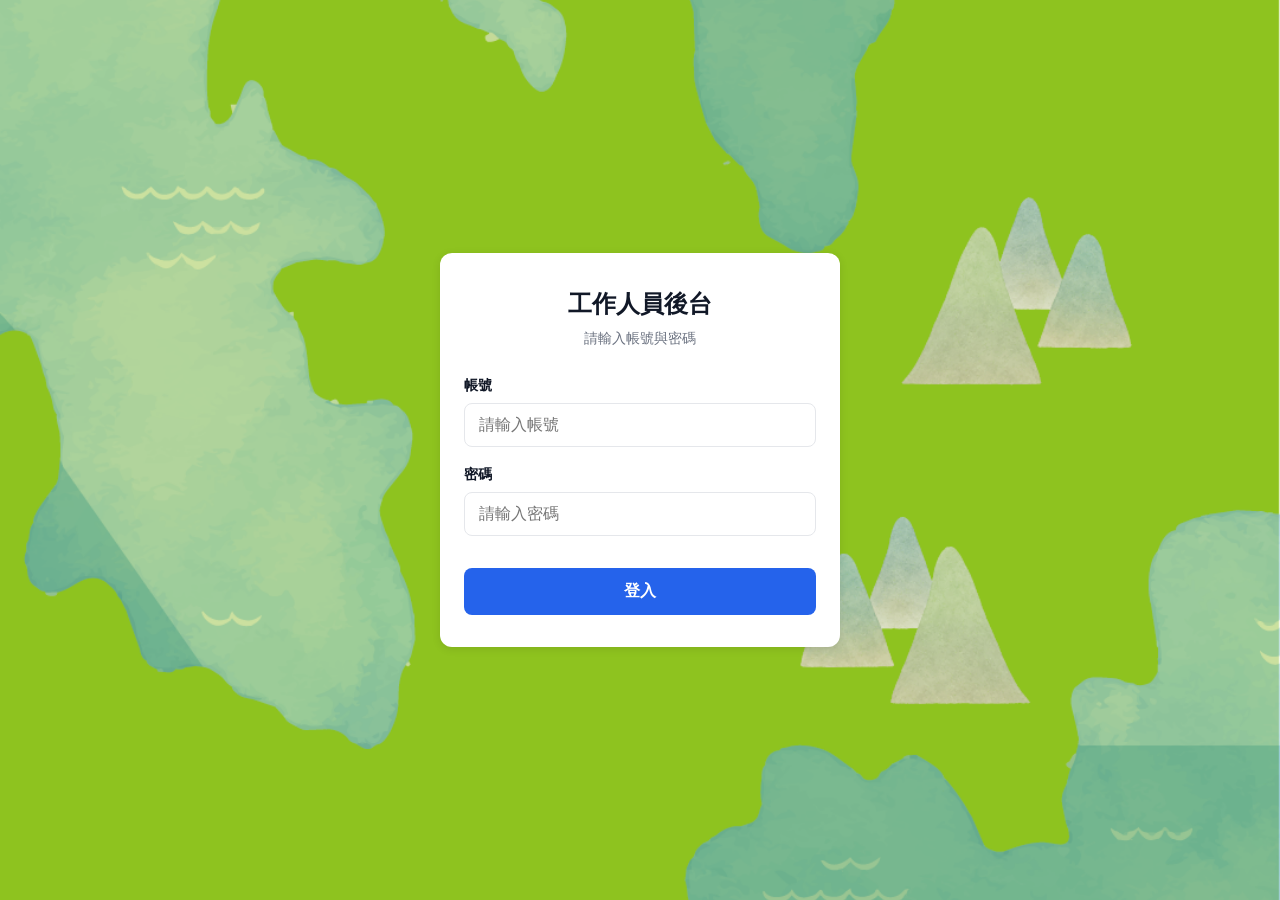
<file: admin/checkin.html>
<!DOCTYPE html>
<html lang="zh-TW">
<head>
  <meta charset="UTF-8">
  <meta name="viewport" content="width=device-width, initial-scale=1.0">
  <title>報到掃碼</title>
  <link rel="stylesheet" href="../css/style.css">
  <style>
    .scanner-wrap {
      position: relative;
      width: 100%;
      max-width: 400px;
      margin: 0 auto;
      border-radius: var(--radius);
      overflow: hidden;
      background: #000;
      aspect-ratio: 1;
    }
    #video { width: 100%; height: 100%; object-fit: cover; display: block; }
    .scan-guide {
      position: absolute; inset: 0;
      display: flex; align-items: center; justify-content: center;
      pointer-events: none;
    }
    .scan-box {
      width: 60%; aspect-ratio: 1;
      border: 3px solid rgba(37,99,235,.9);
      border-radius: 8px;
      box-shadow: 0 0 0 2000px rgba(0,0,0,.35);
    }
    .mode-badge {
      display: flex; align-items: center; justify-content: center; gap: 10px;
      background: var(--primary); color: #fff;
      padding: 14px 20px; border-radius: var(--radius);
      font-size: 1.2rem; font-weight: 700; margin-bottom: 16px;
      letter-spacing: .03em;
    }
    .result-card {
      border-radius: var(--radius);
      padding: 24px 20px;
      text-align: center;
      animation: fadeIn .2s ease;
    }
    .result-card.success { background: #DCFCE7; }
    .result-card.error   { background: #FEE2E2; }
    .result-card.warn    { background: #FEF9C3; }
    .result-icon  { font-size: 3rem; margin-bottom: 8px; }
    .result-msg   { font-size: 1.1rem; font-weight: 700; }
    .result-sub   { font-size: .9rem; color: var(--muted); margin-top: 4px; }
    @keyframes fadeIn { from { opacity:0; transform:scale(.95) } to { opacity:1; transform:scale(1) } }
    #canvas { display: none; }
  </style>
</head>
<body>

<div class="admin-layout">
  <aside class="sidebar">
    <div class="sidebar-title">後台管理</div>
    <a href="dashboard.html"><span class="s-icon">📊</span> 儀表板</a>
    <a href="checkin.html" class="active"><span class="s-icon">📷</span> 報到掃碼</a>
    <a href="checkout.html"><span class="s-icon">✅</span> 簽退核銷</a>
    <a href="manage.html"><span class="s-icon">✏️</span> 核銷管理</a>
    <div class="sidebar-spacer"></div>
    <div class="sidebar-logout"><button onclick="logout()">登出</button></div>
  </aside>

  <main class="admin-main">
    <nav class="navbar">
      <h1>報到掃碼</h1>
    </nav>

    <div class="content" style="padding-top:16px">
      <div id="scanView">
        <div class="mode-badge">📷 報到模式</div>
        <div class="scanner-wrap">
          <video id="video" autoplay playsinline muted></video>
          <div class="scan-guide"><div class="scan-box"></div></div>
        </div>
        <canvas id="canvas"></canvas>
        <p class="text-muted text-center mt-16" style="font-size:.9rem">將 QR Code 對準框內</p>
        <div id="scanAlert" class="alert alert-error mt-16"></div>
      </div>

      <div id="resultView" style="display:none">
        <div id="resultCard" class="result-card">
          <div class="result-icon" id="resultIcon"></div>
          <div class="result-msg"  id="resultMsg"></div>
          <div class="result-sub"  id="resultSub"></div>
        </div>
        <button class="btn btn-primary mt-16" onclick="resumeScan()">繼續掃描</button>
      </div>
    </div>
  </main>
</div>

<nav class="bottom-nav">
  <a href="dashboard.html"><span class="bn-icon">📊</span>儀表板</a>
  <a href="checkin.html" class="active"><span class="bn-icon">📷</span>報到</a>
  <a href="checkout.html"><span class="bn-icon">✅</span>簽退</a>
  <a href="manage.html"><span class="bn-icon">✏️</span>核銷</a>
</nav>

<script src="../js/config.js"></script>
<script src="../js/auth.js"></script>
<script src="../js/api.js"></script>
<script src="../lib/jsQR.min.js"></script>
<script>
  requireAdminAuth();

  const video      = document.getElementById('video');
  const canvas     = document.getElementById('canvas');
  const ctx        = canvas.getContext('2d');
  const scanView   = document.getElementById('scanView');
  const resultView = document.getElementById('resultView');
  const scanAlert  = document.getElementById('scanAlert');

  let scanning    = false;
  let animFrame   = null;
  let stream      = null;
  let processing  = false; // guard against double handleQR on frame boundary

  window.addEventListener('pagehide', () => {
    stream?.getTracks().forEach(t => t.stop());
  });

  async function startCamera() {
    try {
      stream = await navigator.mediaDevices.getUserMedia({
        video: { facingMode: { ideal: 'environment' } }
      });
      video.srcObject = stream;
      await new Promise(r => video.onloadedmetadata = r);
      canvas.width  = video.videoWidth;
      canvas.height = video.videoHeight;
      scanning = true;
      scanFrame();
    } catch (err) {
      scanAlert.textContent = '無法開啟相機：' + err.message;
      scanAlert.classList.add('show');
    }
  }

  function scanFrame() {
    if (!scanning) return;
    if (video.readyState === video.HAVE_ENOUGH_DATA) {
      ctx.drawImage(video, 0, 0, canvas.width, canvas.height);
      const imageData = ctx.getImageData(0, 0, canvas.width, canvas.height);
      const code = jsQR(imageData.data, imageData.width, imageData.height, {
        inversionAttempts: 'dontInvert',
      });
      if (code && !processing) {
        processing = true;
        scanning = false;
        cancelAnimationFrame(animFrame);
        handleQR(code.data);
        return;
      }
    }
    animFrame = requestAnimationFrame(scanFrame);
  }

  async function handleQR(raw) {
    const code = raw.trim();
    if (!code) {
      showResult('error', '❌', 'QR Code 無效', '');
      return;
    }

    const res = await callAPI('scan', { type: 'checkin', code });

    if (res.success) {
      showResult('success', '✅', res.message, res.name + '（' + res.group + '）');
    } else if (res.error === '已重複報到') {
      showResult('warn', '⚠️', '已重複報到', (res.name || '') + '（' + (res.group || '') + '）');
    } else {
      showResult('error', '❌', res.error || '發生錯誤', res.name ? res.name + '（' + res.group + '）' : '');
    }
  }

  function showResult(type, icon, msg, sub) {
    scanView.style.display   = 'none';
    resultView.style.display = 'block';
    const card = document.getElementById('resultCard');
    card.className = 'result-card ' + type;
    document.getElementById('resultIcon').textContent = icon;
    document.getElementById('resultMsg').textContent  = msg;
    document.getElementById('resultSub').textContent  = sub;

    if (type === 'success') {
      setTimeout(resumeScan, 2500);
    }
  }

  function resumeScan() {
    processing = false;
    resultView.style.display = 'none';
    scanView.style.display   = 'block';
    scanning = true;
    scanFrame();
  }

  function logout() { clearAdminSession(); window.location.replace('index.html'); }

  startCamera();
</script>
</body>
</html>
</file>
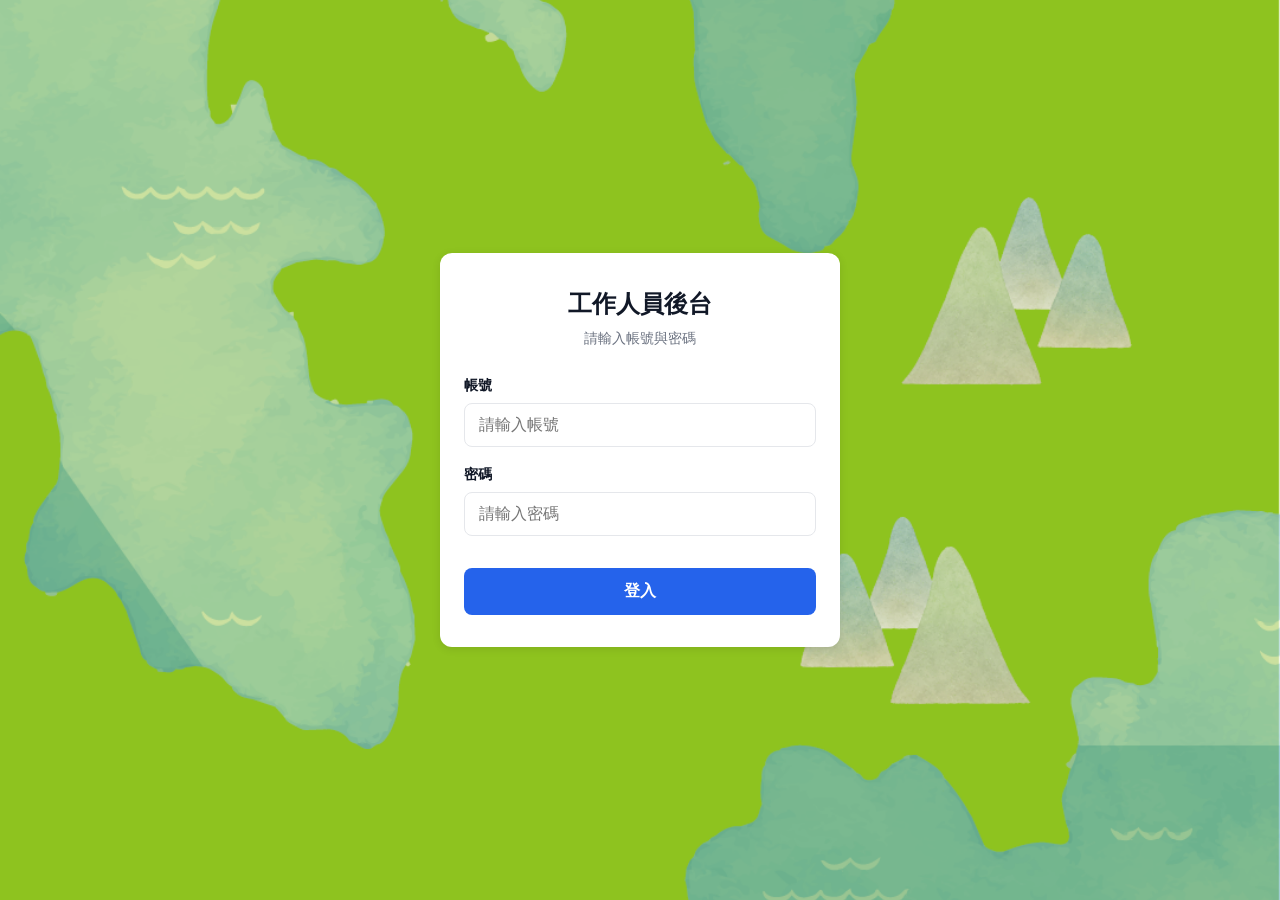
<file: admin/checkout.html>
<!DOCTYPE html>
<html lang="zh-TW">
<head>
  <meta charset="UTF-8">
  <meta name="viewport" content="width=device-width, initial-scale=1.0">
  <title>簽退核銷</title>
  <link rel="stylesheet" href="../css/style.css">
  <style>
    .scanner-wrap {
      position: relative; width: 100%; max-width: 400px;
      margin: 0 auto; border-radius: var(--radius);
      overflow: hidden; background: #000; aspect-ratio: 1;
    }
    #video { width: 100%; height: 100%; object-fit: cover; display: block; }
    .scan-guide {
      position: absolute; inset: 0;
      display: flex; align-items: center; justify-content: center;
      pointer-events: none;
    }
    .scan-box {
      width: 60%; aspect-ratio: 1;
      border: 3px solid rgba(217,119,6,.9); border-radius: 8px;
      box-shadow: 0 0 0 2000px rgba(0,0,0,.35);
    }
    .mode-badge {
      display: flex; align-items: center; justify-content: center; gap: 10px;
      background: #D97706; color: #fff;
      padding: 14px 20px; border-radius: var(--radius);
      font-size: 1.2rem; font-weight: 700; margin-bottom: 16px;
      letter-spacing: .03em;
    }
    .result-card { border-radius: var(--radius); padding: 24px 20px; text-align: center; animation: fadeIn .2s ease; }
    .result-card.success { background: #DCFCE7; }
    .result-card.error   { background: #FEE2E2; }
    .result-card.warn    { background: #FEF9C3; }
    .result-icon { font-size: 3rem; margin-bottom: 8px; }
    .result-msg  { font-size: 1.1rem; font-weight: 700; }
    .result-sub  { font-size: .9rem; color: var(--muted); margin-top: 4px; }
    @keyframes fadeIn { from { opacity:0; transform:scale(.95) } to { opacity:1; transform:scale(1) } }
    #canvas { display: none; }
  </style>
</head>
<body>

<div class="admin-layout">
  <aside class="sidebar">
    <div class="sidebar-title">後台管理</div>
    <a href="dashboard.html"><span class="s-icon">📊</span> 儀表板</a>
    <a href="checkin.html"><span class="s-icon">📷</span> 報到掃碼</a>
    <a href="checkout.html" class="active"><span class="s-icon">✅</span> 簽退核銷</a>
    <a href="manage.html"><span class="s-icon">✏️</span> 核銷管理</a>
    <div class="sidebar-spacer"></div>
    <div class="sidebar-logout"><button onclick="logout()">登出</button></div>
  </aside>

  <main class="admin-main">
    <nav class="navbar" style="background:#D97706">
      <h1>簽退核銷</h1>
    </nav>

    <div class="content" style="padding-top:16px">
      <div id="scanView">
        <div class="mode-badge">✅ 簽退核銷模式</div>
        <div class="scanner-wrap">
          <video id="video" autoplay playsinline muted></video>
          <div class="scan-guide"><div class="scan-box"></div></div>
        </div>
        <canvas id="canvas"></canvas>
        <p class="text-muted text-center mt-16" style="font-size:.9rem">將簽退 QR Code 對準框內</p>
        <div id="scanAlert" class="alert alert-error mt-16"></div>
      </div>

      <div id="resultView" style="display:none">
        <div id="resultCard" class="result-card">
          <div class="result-icon" id="resultIcon"></div>
          <div class="result-msg"  id="resultMsg"></div>
          <div class="result-sub"  id="resultSub"></div>
        </div>
        <button class="btn btn-primary mt-16" onclick="resumeScan()">繼續掃描</button>
      </div>
    </div>
  </main>
</div>

<!-- 確認核銷 Modal -->
<div id="confirmModal" class="modal-overlay">
  <div class="modal">
    <h3>確認簽退核銷？</h3>
    <p id="confirmDesc">此操作將標記該參與者已完成簽退。</p>
    <div class="modal-btns">
      <button class="btn btn-outline" onclick="cancelConfirm()">取消</button>
      <button class="btn btn-success" id="confirmBtn" onclick="doCheckout()">
        <span class="btn-text">確認核銷</span>
        <span class="spinner"></span>
      </button>
    </div>
  </div>
</div>

<nav class="bottom-nav">
  <a href="dashboard.html"><span class="bn-icon">📊</span>儀表板</a>
  <a href="checkin.html"><span class="bn-icon">📷</span>報到</a>
  <a href="checkout.html" class="active"><span class="bn-icon">✅</span>簽退</a>
  <a href="manage.html"><span class="bn-icon">✏️</span>核銷</a>
</nav>

<script src="../js/config.js"></script>
<script src="../js/auth.js"></script>
<script src="../js/api.js"></script>
<script src="../lib/jsQR.min.js"></script>
<script>
  requireAdminAuth();

  const video      = document.getElementById('video');
  const canvas     = document.getElementById('canvas');
  const ctx        = canvas.getContext('2d');
  const scanView   = document.getElementById('scanView');
  const resultView = document.getElementById('resultView');
  const scanAlert  = document.getElementById('scanAlert');

  let scanning    = false;
  let animFrame   = null;
  let pendingQR   = null; // 等待確認的 QR 資料
  let processing  = false; // guard against double handleQR on frame boundary
  let stream      = null;  // module-scoped so pagehide can stop tracks

  window.addEventListener('pagehide', () => {
    stream?.getTracks().forEach(t => t.stop());
  });

  async function startCamera() {
    try {
      stream = await navigator.mediaDevices.getUserMedia({
        video: { facingMode: { ideal: 'environment' } }
      });
      video.srcObject = stream;
      await new Promise(r => video.onloadedmetadata = r);
      canvas.width  = video.videoWidth;
      canvas.height = video.videoHeight;
      scanning = true;
      scanFrame();
    } catch (err) {
      scanAlert.textContent = '無法開啟相機：' + err.message;
      scanAlert.classList.add('show');
    }
  }

  function scanFrame() {
    if (!scanning) return;
    if (video.readyState === video.HAVE_ENOUGH_DATA) {
      ctx.drawImage(video, 0, 0, canvas.width, canvas.height);
      const imageData = ctx.getImageData(0, 0, canvas.width, canvas.height);
      const code = jsQR(imageData.data, imageData.width, imageData.height, {
        inversionAttempts: 'dontInvert',
      });
      if (code && !processing) {
        processing = true;
        scanning = false;
        cancelAnimationFrame(animFrame);
        handleQR(code.data);
        return;
      }
    }
    animFrame = requestAnimationFrame(scanFrame);
  }

  function handleQR(raw) {
    const code = raw.trim();
    if (!code) {
      showResult('error', '❌', 'QR Code 無效', '');
      return;
    }
    pendingQR = { code };
    document.getElementById('confirmDesc').textContent = '即將完成簽退核銷，請確認。';
    document.getElementById('confirmModal').classList.add('open');
  }

  async function doCheckout() {
    if (!pendingQR) return;
    const btn = document.getElementById('confirmBtn');
    btn.classList.add('loading');
    btn.disabled = true;

    const res = await callAPI('scan', { type: 'checkout', code: pendingQR.code });

    btn.classList.remove('loading');
    btn.disabled = false;
    document.getElementById('confirmModal').classList.remove('open');
    pendingQR = null;

    if (res.success) {
      showResult('success', '✅', res.message, res.name + '（' + res.group + '）');
    } else if (res.error === '已重複簽退') {
      showResult('warn', '⚠️', '已重複簽退', (res.name || '') + '（' + (res.group || '') + '）');
    } else {
      showResult('error', '❌', res.error || '發生錯誤', res.name ? res.name + '（' + res.group + '）' : '');
    }
  }

  function cancelConfirm() {
    pendingQR = null;
    document.getElementById('confirmModal').classList.remove('open');
    resumeScan();
  }

  function showResult(type, icon, msg, sub) {
    scanView.style.display   = 'none';
    resultView.style.display = 'block';
    const card = document.getElementById('resultCard');
    card.className = 'result-card ' + type;
    document.getElementById('resultIcon').textContent = icon;
    document.getElementById('resultMsg').textContent  = msg;
    document.getElementById('resultSub').textContent  = sub;
    if (type === 'success') setTimeout(resumeScan, 2500);
  }

  function resumeScan() {
    processing = false;
    resultView.style.display = 'none';
    scanView.style.display   = 'block';
    scanning = true;
    scanFrame();
  }

  function logout() { clearAdminSession(); window.location.replace('index.html'); }

  startCamera();
</script>
</body>
</html>
</file>
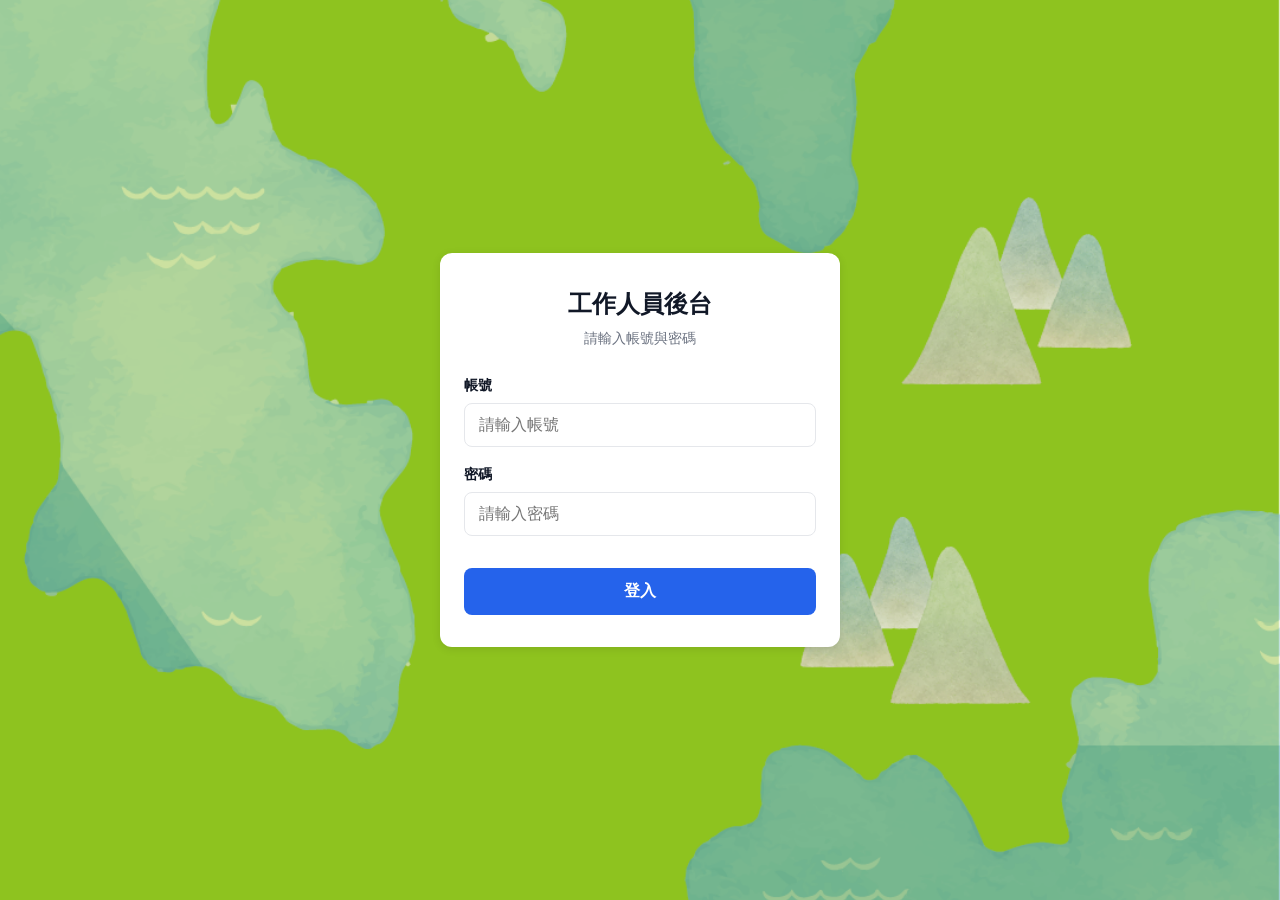
<file: admin/dashboard.html>
<!DOCTYPE html>
<html lang="zh-TW">
<head>
  <meta charset="UTF-8">
  <meta name="viewport" content="width=device-width, initial-scale=1.0">
  <title>後台儀表板</title>
  <link rel="stylesheet" href="../css/style.css">
  <style>
    .stats-top {
      margin-bottom: 12px;
    }
    .stats-bottom {
      display: grid; grid-template-columns: 1fr 1fr 1fr; gap: 8px; margin-bottom: 20px;
    }
    .stat-card {
      background: var(--card); border-radius: var(--radius);
      box-shadow: var(--shadow); padding: 14px; text-align: center;
    }
    .stats-bottom .stat-card { padding: 12px 8px; }
    .stat-num   { font-size: 1.8rem; font-weight: 700; line-height: 1.1; }
    .stats-bottom .stat-num { font-size: 1.5rem; }
    .stat-label { font-size: .75rem; color: var(--muted); margin-top: 3px; }
    .stats-bottom .stat-label { font-size: .7rem; }
    .progress-bar { height: 5px; background: var(--border); border-radius: 3px; margin-top: 8px; overflow: hidden; }
    .progress-fill { height: 100%; border-radius: 3px; background: var(--primary); transition: width .4s; }
    .section-head {
      display: flex; align-items: center; justify-content: space-between;
      margin-bottom: 10px;
    }
    .section-head h2 { font-size: 1rem; }
    .search-input {
      width: 100%; padding: 9px 12px; border: 1.5px solid var(--border);
      border-radius: 8px; font-size: .9rem; margin-bottom: 12px;
    }
    .search-input:focus { outline: none; border-color: var(--primary); }
    #noResult { display: none; text-align: center; padding: 24px; color: var(--muted); font-size: .9rem; }
  </style>
</head>
<body>
<div class="admin-layout">

  <!-- 側邊欄（桌機） -->
  <aside class="sidebar">
    <div class="sidebar-title">後台管理</div>
    <a href="dashboard.html" class="active"><span class="s-icon">📊</span> 儀表板</a>
    <a href="checkin.html"><span class="s-icon">📷</span> 報到掃碼</a>
    <a href="checkout.html"><span class="s-icon">✅</span> 簽退核銷</a>
    <a href="manage.html"><span class="s-icon">✏️</span> 核銷管理</a>
    <div class="sidebar-spacer"></div>
    <div class="sidebar-logout">
      <button onclick="logout()">登出</button>
    </div>
  </aside>

  <!-- 主內容 -->
  <main class="admin-main">
    <nav class="navbar">
      <h1>儀表板</h1>
      <button onclick="loadAll()" style="margin-left:auto;background:none;border:none;color:#fff;font-size:.85rem;cursor:pointer;">重新整理</button>
    </nav>

    <div class="content" style="padding-top:20px">
      <!-- 統計 - 上排：總人數 -->
      <div class="stats-top">
        <div class="stat-card">
          <div class="stat-num" id="numTotal">—</div>
          <div class="stat-label">總人數</div>
        </div>
      </div>
      <!-- 統計 - 下排：已報到 / 任務完成 / 已簽退 -->
      <div class="stats-bottom">
        <div class="stat-card">
          <div class="stat-num" style="color:var(--primary)" id="numCheckin">—</div>
          <div class="stat-label">已報到</div>
          <div class="progress-bar"><div class="progress-fill" id="barCheckin" style="width:0%"></div></div>
        </div>
        <div class="stat-card">
          <div class="stat-num" style="color:var(--success)" id="numMission">—</div>
          <div class="stat-label">任務完成</div>
          <div class="progress-bar"><div class="progress-fill" id="barMission" style="width:0%;background:var(--success)"></div></div>
        </div>
        <div class="stat-card">
          <div class="stat-num" style="color:var(--warning)" id="numCheckout">—</div>
          <div class="stat-label">已簽退</div>
          <div class="progress-bar"><div class="progress-fill" id="barCheckout" style="width:0%;background:var(--warning)"></div></div>
        </div>
      </div>

      <!-- 名單 -->
      <div class="card">
        <div class="section-head">
          <h2>參與者名單</h2>
          <span id="listCount" style="font-size:.8rem;color:var(--muted)"></span>
        </div>
        <input type="text" id="searchInput" class="search-input" placeholder="搜尋姓名或組別…" oninput="filterTable()">
        <div class="table-wrap">
          <table class="p-table">
            <thead>
              <tr>
                <th>姓名</th>
                <th>組別</th>
                <th>報到</th>
                <th>任務</th>
                <th>簽退</th>
              </tr>
            </thead>
            <tbody id="tableBody"></tbody>
          </table>
          <div id="noResult">找不到符合的參與者</div>
        </div>
      </div>
    </div>
  </main>
</div>

<!-- 底部導覽（手機） -->
<nav class="bottom-nav">
  <a href="dashboard.html" class="active"><span class="bn-icon">📊</span>儀表板</a>
  <a href="checkin.html"><span class="bn-icon">📷</span>報到</a>
  <a href="checkout.html"><span class="bn-icon">✅</span>簽退</a>
  <a href="manage.html"><span class="bn-icon">✏️</span>核銷</a>
</nav>

<script src="../js/config.js"></script>
<script src="../js/auth.js"></script>
<script src="../js/api.js"></script>
<script>
  requireAdminAuth();

  let allParticipants = [];

  function esc(str) {
    return String(str)
      .replace(/&/g, '&amp;')
      .replace(/</g, '&lt;')
      .replace(/>/g, '&gt;')
      .replace(/"/g, '&quot;');
  }

  function icon(ok) {
    return ok
      ? '<span class="icon-done">✔</span>'
      : '<span class="icon-none">—</span>';
  }

  function renderTable(list) {
    const tbody = document.getElementById('tableBody');
    tbody.innerHTML = list.map(p =>
      `<tr>
        <td>${esc(p.name)}</td>
        <td>${esc(p.group)}</td>
        <td>${icon(p.checkin)}</td>
        <td>${icon(p.mission)}</td>
        <td>${icon(p.checkout)}</td>
      </tr>`
    ).join('');
    document.getElementById('noResult').style.display = list.length ? 'none' : 'block';
    document.getElementById('listCount').textContent = list.length + ' 人';
  }

  function filterTable() {
    const q = document.getElementById('searchInput').value.trim().toLowerCase();
    const filtered = q
      ? allParticipants.filter(p =>
          p.name.toLowerCase().includes(q) || p.group.toLowerCase().includes(q))
      : allParticipants;
    renderTable(filtered);
  }

  async function loadAll() {
    const [statsRes, listRes] = await Promise.all([
      callAPI('stats', {}),
      callAPI('list',  {}),
    ]);

    if (statsRes.success) {
      const { total, checkin, mission, checkout } = statsRes;
      document.getElementById('numTotal').textContent    = total;
      document.getElementById('numCheckin').textContent  = checkin;
      document.getElementById('numMission').textContent  = mission;
      document.getElementById('numCheckout').textContent = checkout;
      if (total > 0) {
        const pct = n => (n / total * 100) + '%';
        document.getElementById('barCheckin').style.width  = pct(checkin);
        document.getElementById('barMission').style.width  = pct(mission);
        document.getElementById('barCheckout').style.width = pct(checkout);
      }
    }

    if (listRes.success) {
      allParticipants = listRes.participants;
      renderTable(allParticipants);
    }
  }

  function logout() { clearAdminSession(); window.location.replace('index.html'); }

  // 不在頁面載入時自動呼叫 API（200人同時在線時每次開頁面都會消耗並發名額）
  // 工作人員按「重新整理」按鈕才觸發
</script>
</body>
</html>
</file>
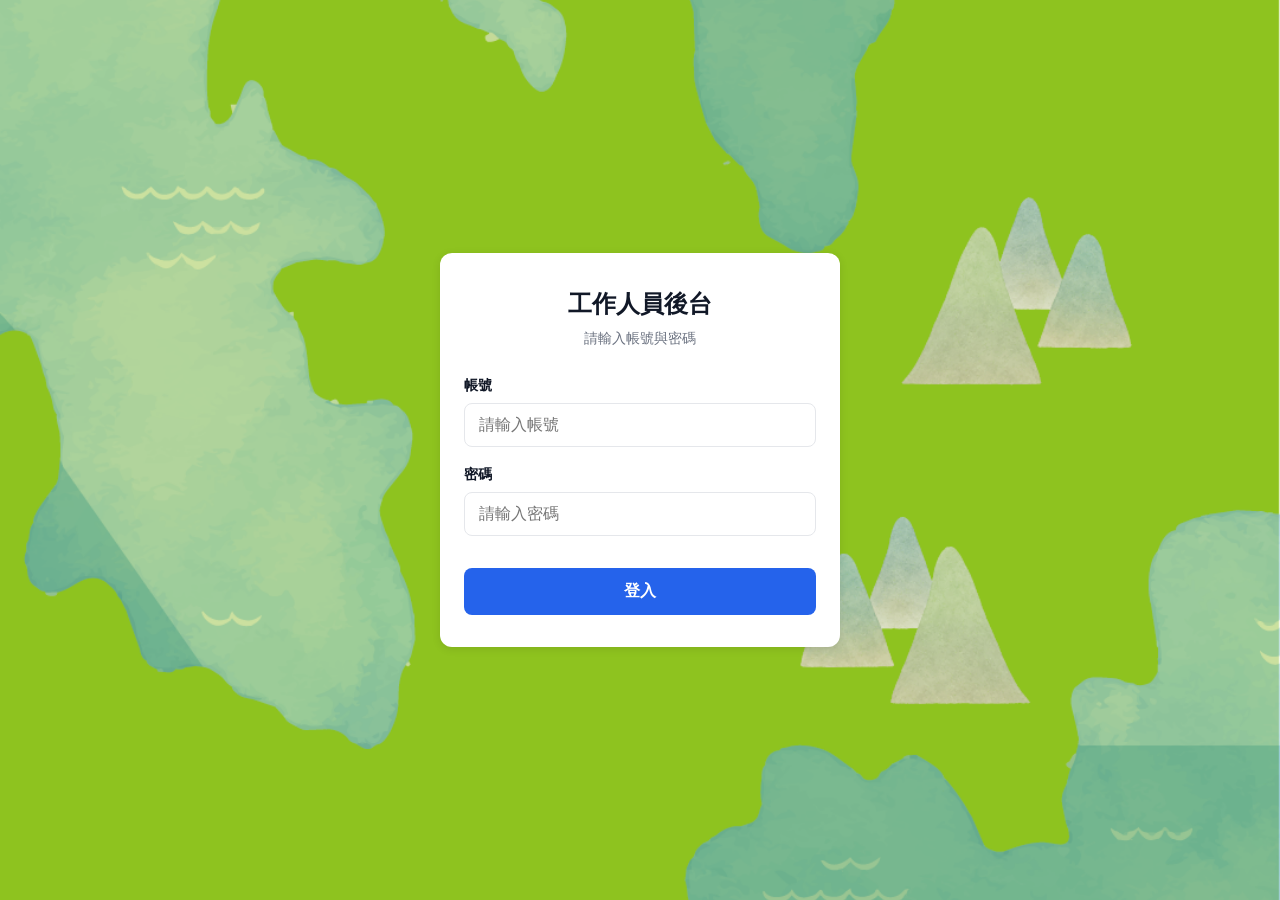
<file: admin/manage.html>
<!DOCTYPE html>
<html lang="zh-TW">
<head>
  <meta charset="UTF-8">
  <meta name="viewport" content="width=device-width, initial-scale=1.0">
  <title>核銷管理</title>
  <link rel="stylesheet" href="../css/style.css">
  <style>
    .status-row {
      display: flex; justify-content: space-between; align-items: center;
      padding: 8px 0; border-bottom: 1px solid var(--border); font-size: .9rem;
    }
    .status-row:last-child { border-bottom: none; }
    .status-label { color: var(--muted); }
    .check { color: var(--success); font-weight: 700; }
    .cross { color: var(--danger);  font-weight: 700; }
  </style>
</head>
<body>

<div class="admin-layout">
  <aside class="sidebar">
    <div class="sidebar-title">後台管理</div>
    <a href="dashboard.html"><span class="s-icon">📊</span> 儀表板</a>
    <a href="checkin.html"><span class="s-icon">📷</span> 報到掃碼</a>
    <a href="checkout.html"><span class="s-icon">✅</span> 簽退核銷</a>
    <a href="manage.html" class="active"><span class="s-icon">✏️</span> 核銷管理</a>
    <div class="sidebar-spacer"></div>
    <div class="sidebar-logout"><button onclick="logout()">登出</button></div>
  </aside>

  <main class="admin-main">
    <nav class="navbar">
      <h1>核銷管理</h1>
    </nav>

    <div class="content" style="padding-top:16px">
      <!-- 搜尋 -->
      <div class="card mb-16">
        <div class="form-group" style="margin-bottom:12px">
          <label for="nameInput">姓名搜尋</label>
          <input type="text" id="nameInput" placeholder="輸入完整姓名" inputmode="text">
        </div>
        <button id="searchBtn" class="btn btn-primary">
          <span class="btn-text">搜尋</span>
          <span class="spinner"></span>
        </button>
        <div id="searchAlert" class="alert alert-error mt-16"></div>
      </div>

      <!-- 多筆同名選擇 -->
      <div id="pickerSection" style="display:none">
        <p class="text-muted mb-8" style="font-size:.9rem">找到多筆同名紀錄，請選擇：</p>
        <div id="pickerList"></div>
      </div>

      <!-- 搜尋結果 -->
      <div id="resultSection" style="display:none">
        <div class="card mb-16">
          <h2 id="resName" style="margin-bottom:4px"></h2>
          <p class="text-muted mb-16" id="resGroup"></p>
          <div class="status-row"><span class="status-label">報到</span>     <span id="stCheckin"></span></div>
          <div class="status-row"><span class="status-label">任務完成</span> <span id="stMission"></span></div>
          <div class="status-row"><span class="status-label">簽退</span>     <span id="stCheckout"></span></div>
          <div class="status-row"><span class="status-label">手動核銷</span> <span id="stManual"></span></div>
          <div id="resNoteRow" class="status-row" style="display:none">
            <span class="status-label">備註</span>
            <span id="resNote" style="font-size:.85rem;text-align:right;max-width:60%"></span>
          </div>
        </div>

        <div id="manualSection" class="card">
          <div class="form-group">
            <label for="noteInput">備註（選填）</label>
            <input type="text" id="noteInput" placeholder="例：手機遺失、現場確認" maxlength="100">
          </div>
          <button id="manualBtn" class="btn btn-primary mt-8">手動核銷</button>
        </div>
      </div>
    </div>
  </main>
</div>

<!-- 確認核銷 Modal -->
<div id="confirmModal" class="modal-overlay">
  <div class="modal">
    <h3>確認手動核銷？</h3>
    <p id="confirmDesc"></p>
    <div class="modal-btns">
      <button class="btn btn-outline" onclick="closeModal()">取消</button>
      <button class="btn btn-primary" id="confirmBtn" onclick="doManual()">
        <span class="btn-text">確認核銷</span>
        <span class="spinner"></span>
      </button>
    </div>
  </div>
</div>

<nav class="bottom-nav">
  <a href="dashboard.html"><span class="bn-icon">📊</span>儀表板</a>
  <a href="checkin.html"><span class="bn-icon">📷</span>報到</a>
  <a href="checkout.html"><span class="bn-icon">✅</span>簽退</a>
  <a href="manage.html" class="active"><span class="bn-icon">✏️</span>核銷</a>
</nav>

<script src="../js/config.js"></script>
<script src="../js/auth.js"></script>
<script src="../js/api.js"></script>
<script>
  const adminSession  = requireAdminAuth();

  const nameInput     = document.getElementById('nameInput');
  const searchBtn     = document.getElementById('searchBtn');
  const searchAlert   = document.getElementById('searchAlert');
  const pickerSection = document.getElementById('pickerSection');
  const pickerList    = document.getElementById('pickerList');
  const resultSection = document.getElementById('resultSection');
  const manualSection = document.getElementById('manualSection');
  const confirmModal  = document.getElementById('confirmModal');
  const confirmBtn    = document.getElementById('confirmBtn');

  let currentName = '';
  let currentCode = '';

  function setLoading(btn, on) { btn.classList.toggle('loading', on); btn.disabled = on; }
  function statusSpan(ok) {
    return ok ? '<span class="check">✔ 是</span>' : '<span class="cross">✘ 否</span>';
  }

  function showPersonResult(person) {
    currentName = person.name;
    currentCode = person.code;
    pickerSection.style.display = 'none';
    document.getElementById('resName').textContent    = person.name;
    document.getElementById('resGroup').textContent   = person.group;
    document.getElementById('stCheckin').innerHTML    = statusSpan(person.checkin);
    document.getElementById('stMission').innerHTML    = statusSpan(person.mission);
    document.getElementById('stCheckout').innerHTML   = statusSpan(person.checkout);
    document.getElementById('stManual').innerHTML     = statusSpan(person.manual);
    if (person.note) {
      document.getElementById('resNoteRow').style.display = 'flex';
      document.getElementById('resNote').textContent = person.note;
    } else {
      document.getElementById('resNoteRow').style.display = 'none';
    }
    manualSection.style.display = person.manual ? 'none' : 'block';
    resultSection.style.display = 'block';
  }

  // ── 搜尋 ──
  searchBtn.addEventListener('click', async () => {
    const name = nameInput.value.trim();
    searchAlert.classList.remove('show');
    resultSection.style.display = 'none';
    pickerSection.style.display = 'none';
    if (!name) { searchAlert.textContent = '請輸入姓名'; searchAlert.classList.add('show'); return; }

    setLoading(searchBtn, true);
    const res = await callAPI('lookup', { name });
    setLoading(searchBtn, false);

    if (!res.success) {
      searchAlert.textContent = res.error || '查詢失敗';
      searchAlert.classList.add('show');
      return;
    }

    if (res.results.length === 1) {
      showPersonResult(res.results[0]);
    } else {
      // 多筆同名：顯示選擇清單
      pickerList.innerHTML = '';
      res.results.forEach(function(p) {
        const btn = document.createElement('button');
        btn.className = 'btn btn-outline mb-8';
        btn.style.cssText = 'width:100%;text-align:left;display:flex;justify-content:space-between;align-items:center';
        btn.innerHTML = '<span>' + p.name + '<span class="text-muted" style="font-size:.8rem;margin-left:6px">（' + p.code + '）</span></span><span class="text-muted" style="font-size:.85rem">' + p.group + '</span>';
        btn.addEventListener('click', function() { showPersonResult(p); });
        pickerList.appendChild(btn);
      });
      pickerSection.style.display = 'block';
    }
  });

  nameInput.addEventListener('keydown', e => { if (e.key === 'Enter') searchBtn.click(); });

  // ── 手動核銷（先跳 Modal）──
  document.getElementById('manualBtn').addEventListener('click', () => {
    document.getElementById('confirmDesc').textContent =
      '即將為「' + currentName + '」手動核銷，此操作將記錄於系統，請確認。';
    confirmModal.classList.add('open');
  });

  async function doManual() {
    const note  = document.getElementById('noteInput').value.trim();
    const staff = adminSession ? adminSession.username : '';
    setLoading(confirmBtn, true);
    const res = await callAPI('scan', { type: 'manual', code: currentCode, name: currentName, note, staff });
    setLoading(confirmBtn, false);
    closeModal();

    if (res.success) {
      document.getElementById('stManual').innerHTML = statusSpan(true);
      manualSection.style.display = 'none';
      searchAlert.textContent = '核銷成功：' + res.name + '（' + res.group + '）';
      searchAlert.className = 'alert alert-success mt-16 show';
    } else {
      searchAlert.textContent = res.error || '核銷失敗';
      searchAlert.className = 'alert alert-error mt-16 show';
    }
  }

  function closeModal() { confirmModal.classList.remove('open'); }

  function logout() { clearAdminSession(); window.location.replace('index.html'); }
</script>
</body>
</html>
</file>
<file: css/style.css>
/* ===== Reset & Base ===== */
*, *::before, *::after { box-sizing: border-box; margin: 0; padding: 0; }

:root {
  --primary:    #2563EB;
  --primary-dk: #1D4ED8;
  --success:    #16A34A;
  --danger:     #DC2626;
  --warning:    #D97706;
  --bg:         #F3F4F6;
  --card:       #FFFFFF;
  --text:       #111827;
  --muted:      #6B7280;
  --border:     #E5E7EB;
  --radius:     12px;
  --shadow:     0 2px 8px rgba(0,0,0,.10);
}

html { font-size: 16px; -webkit-text-size-adjust: 100%; }

body {
  font-family: -apple-system, BlinkMacSystemFont, 'Segoe UI', 'Noto Sans TC',
               sans-serif;
  background: var(--bg);
  color: var(--text);
  min-height: 100dvh;
  line-height: 1.6;
}

/* ===== Layout ===== */
.page {
  display: flex;
  flex-direction: column;
  align-items: center;
  justify-content: center;
  min-height: 100dvh;
  padding: 24px 16px;
}

.card {
  background: var(--card);
  border-radius: var(--radius);
  box-shadow: var(--shadow);
  padding: 32px 24px;
  width: 100%;
  max-width: 400px;
}

/* ===== Typography ===== */
h1 { font-size: 1.5rem; font-weight: 700; margin-bottom: 4px; }
h2 { font-size: 1.25rem; font-weight: 700; margin-bottom: 12px; }
.subtitle { color: var(--muted); font-size: .9rem; margin-bottom: 24px; }

/* ===== Form ===== */
.form-group { margin-bottom: 16px; }

label {
  display: block;
  font-size: .9rem;
  font-weight: 600;
  margin-bottom: 6px;
  color: var(--text);
}

input[type="text"],
input[type="email"],
input[type="number"],
input[type="password"] {
  width: 100%;
  padding: 12px 14px;
  border: 1.5px solid var(--border);
  border-radius: 8px;
  font-size: 1rem;
  color: var(--text);
  background: #fff;
  transition: border-color .15s;
  -webkit-appearance: none;
}

input:focus {
  outline: none;
  border-color: var(--primary);
}

/* ===== Buttons ===== */
.btn {
  display: inline-flex;
  align-items: center;
  justify-content: center;
  gap: 6px;
  width: 100%;
  padding: 13px 20px;
  border: none;
  border-radius: 8px;
  font-size: 1rem;
  font-weight: 600;
  cursor: pointer;
  transition: background .15s, opacity .15s;
  -webkit-appearance: none;
}

.btn-primary  { background: var(--primary);  color: #fff; }
.btn-primary:hover  { background: var(--primary-dk); }
.btn-success  { background: var(--success);  color: #fff; }
.btn-danger   { background: var(--danger);   color: #fff; }
.btn-outline  {
  background: transparent;
  color: var(--primary);
  border: 1.5px solid var(--primary);
}
.btn:disabled { opacity: .5; cursor: not-allowed; }

/* ===== Alert / Toast ===== */
.alert {
  padding: 12px 14px;
  border-radius: 8px;
  font-size: .9rem;
  margin-top: 16px;
  display: none;
}
.alert.show { display: block; }
.alert-error   { background: #FEE2E2; color: #991B1B; }
.alert-success { background: #DCFCE7; color: #166534; }
.alert-info    { background: #DBEAFE; color: #1E40AF; }

/* ===== Spinner ===== */
.spinner {
  width: 20px; height: 20px;
  border: 2.5px solid rgba(255,255,255,.4);
  border-top-color: #fff;
  border-radius: 50%;
  animation: spin .7s linear infinite;
  display: none;
}
.loading .spinner { display: inline-block; }
.loading .btn-text { display: none; }

@keyframes spin { to { transform: rotate(360deg); } }

/* ===== Nav bar ===== */
.navbar {
  position: sticky;
  top: 0;
  background: var(--primary);
  color: #fff;
  padding: 14px 16px;
  display: flex;
  align-items: center;
  gap: 12px;
  z-index: 100;
  box-shadow: 0 2px 6px rgba(0,0,0,.15);
}
.navbar h1 { font-size: 1.1rem; margin: 0; color: #fff; }
.navbar .back { font-size: 1.2rem; cursor: pointer; text-decoration: none; color: #fff; }

/* ===== Main content area ===== */
.content {
  padding: 20px 16px;
  max-width: 480px;
  margin: 0 auto;
  width: 100%;
}

/* ===== Mission list ===== */
.mission-list { display: flex; flex-direction: column; gap: 12px; }

.mission-item {
  background: var(--card);
  border-radius: var(--radius);
  padding: 16px;
  display: flex;
  align-items: center;
  gap: 14px;
  box-shadow: var(--shadow);
  cursor: pointer;
  text-decoration: none;
  color: var(--text);
  border: 2px solid transparent;
  transition: border-color .15s;
}
.mission-item.done   { border-color: var(--success); }
.mission-item.locked { opacity: .5; cursor: not-allowed; }

.mission-icon {
  font-size: 1.8rem;
  flex-shrink: 0;
  width: 44px;
  text-align: center;
}
.mission-info h3 { font-size: 1rem; font-weight: 700; }
.mission-info p  { font-size: .85rem; color: var(--muted); margin-top: 2px; }
.mission-check   { margin-left: auto; font-size: 1.4rem; color: var(--success); }

/* ===== QR Code container ===== */
.qr-wrap {
  display: flex;
  flex-direction: column;
  align-items: center;
  gap: 12px;
  padding: 20px;
}
.qr-wrap canvas, .qr-wrap img { border-radius: 8px; }
.qr-label { font-size: .85rem; color: var(--muted); text-align: center; }

/* ===== Tag / badge ===== */
.badge {
  display: inline-block;
  padding: 2px 10px;
  border-radius: 999px;
  font-size: .8rem;
  font-weight: 600;
}
.badge-blue  { background: #DBEAFE; color: #1E40AF; }
.badge-green { background: #DCFCE7; color: #166534; }
.badge-gray  { background: #F3F4F6; color: #374151; }

/* ===== Divider ===== */
.divider {
  border: none;
  border-top: 1px solid var(--border);
  margin: 20px 0;
}

/* ===== Utility ===== */
.text-center { text-align: center; }
.text-muted  { color: var(--muted); font-size: .9rem; }
.mt-8  { margin-top: 8px; }
.mt-16 { margin-top: 16px; }
.mt-24 { margin-top: 24px; }
.mb-8  { margin-bottom: 8px; }
.mb-16 { margin-bottom: 16px; }
.w-full { width: 100%; }

/* ===== Hub cards (home.html) ===== */
.hub-list { display: flex; flex-direction: column; gap: 14px; }

.hub-card {
  background: var(--card);
  border-radius: var(--radius);
  box-shadow: var(--shadow);
  padding: 18px 16px;
  display: flex;
  align-items: center;
  gap: 14px;
  text-decoration: none;
  color: var(--text);
  border: 2px solid transparent;
  transition: border-color .15s, box-shadow .15s;
}
.hub-card:active { border-color: var(--primary); }
.hub-card .hub-icon { font-size: 2rem; flex-shrink: 0; width: 48px; text-align: center; }
.hub-card .hub-body h3 { font-size: 1rem; font-weight: 700; }
.hub-card .hub-body p  { font-size: .85rem; color: var(--muted); margin-top: 2px; }
.hub-card .hub-arrow   { margin-left: auto; color: var(--muted); font-size: 1.1rem; }

/* ===== Tab bar ===== */
.tab-bar {
  display: flex;
  border-bottom: 2px solid var(--border);
  margin-bottom: 16px;
}
.tab-btn {
  flex: 1;
  padding: 10px 0;
  background: none;
  border: none;
  font-size: .95rem;
  font-weight: 600;
  color: var(--muted);
  cursor: pointer;
  border-bottom: 3px solid transparent;
  margin-bottom: -2px;
  transition: color .15s, border-color .15s;
}
.tab-btn.active { color: var(--primary); border-bottom-color: var(--primary); }
.tab-panel { display: none; }
.tab-panel.active { display: block; }

/* ===== Image zoom ===== */
.zoomable { cursor: zoom-in; border-radius: 8px; width: 100%; display: block; }

.zoom-overlay {
  display: none;
  position: fixed;
  inset: 0;
  background: rgba(0,0,0,.88);
  z-index: 999;
  align-items: center;
  justify-content: center;
  padding: 16px;
}
.zoom-overlay.open { display: flex; }
.zoom-overlay img  { max-width: 100%; max-height: 90dvh; border-radius: 8px; object-fit: contain; }

/* ===== Modal dialog ===== */
.modal-overlay {
  display: none;
  position: fixed;
  inset: 0;
  background: rgba(0,0,0,.5);
  z-index: 500;
  align-items: flex-end;
  justify-content: center;
  padding: 0;
}
.modal-overlay.open { display: flex; }

.modal {
  background: var(--card);
  border-radius: 20px 20px 0 0;
  padding: 24px 20px 32px;
  width: 100%;
  max-width: 480px;
  animation: slideUp .2s ease;
}
@keyframes slideUp { from { transform:translateY(30px); opacity:0 } to { transform:translateY(0); opacity:1 } }

.modal h3     { font-size: 1.1rem; font-weight: 700; margin-bottom: 6px; }
.modal p      { font-size: .9rem; color: var(--muted); margin-bottom: 20px; }
.modal-btns   { display: flex; gap: 10px; }
.modal-btns .btn { flex: 1; }

/* ===== Admin sidebar layout ===== */
.admin-layout {
  display: flex;
  min-height: 100dvh;
}

.sidebar {
  width: 200px;
  flex-shrink: 0;
  background: #1E293B;
  color: #CBD5E1;
  display: flex;
  flex-direction: column;
  padding: 0;
  position: sticky;
  top: 0;
  height: 100dvh;
}
.sidebar-title {
  padding: 20px 16px 12px;
  font-size: .75rem;
  font-weight: 700;
  text-transform: uppercase;
  letter-spacing: .08em;
  color: #64748B;
}
.sidebar a {
  display: flex;
  align-items: center;
  gap: 10px;
  padding: 12px 16px;
  color: #CBD5E1;
  text-decoration: none;
  font-size: .9rem;
  transition: background .15s, color .15s;
  border-left: 3px solid transparent;
}
.sidebar a:hover, .sidebar a.active {
  background: rgba(255,255,255,.06);
  color: #fff;
  border-left-color: #60A5FA;
}
.sidebar a .s-icon { font-size: 1.1rem; }
.sidebar-spacer { flex: 1; }
.sidebar-logout {
  padding: 12px 16px;
  border-top: 1px solid rgba(255,255,255,.08);
}
.sidebar-logout button {
  background: none;
  border: none;
  color: #94A3B8;
  cursor: pointer;
  font-size: .85rem;
  padding: 0;
}

.admin-main { flex: 1; overflow-x: hidden; }

/* mobile: hide sidebar, show bottom nav */
.bottom-nav {
  display: none;
  position: fixed;
  bottom: 0; left: 0; right: 0;
  background: #1E293B;
  padding: 8px 0 env(safe-area-inset-bottom, 0);
  z-index: 200;
  justify-content: space-around;
}
.bottom-nav a {
  display: flex; flex-direction: column; align-items: center;
  gap: 3px; color: #94A3B8; text-decoration: none; font-size: .7rem;
  padding: 4px 12px;
  transition: color .15s;
}
.bottom-nav a.active { color: #60A5FA; }
.bottom-nav .bn-icon { font-size: 1.3rem; }

@media (max-width: 600px) {
  .sidebar      { display: none; }
  .bottom-nav   { display: flex; }
  .admin-main   { padding-bottom: 70px; }
}

/* ===== Participant table ===== */
.table-wrap { overflow-x: auto; }
table.p-table {
  width: 100%;
  border-collapse: collapse;
  font-size: .85rem;
}
.p-table th {
  background: #F8FAFC;
  padding: 8px 10px;
  text-align: left;
  font-weight: 600;
  color: var(--muted);
  border-bottom: 2px solid var(--border);
  white-space: nowrap;
}
.p-table td {
  padding: 8px 10px;
  border-bottom: 1px solid var(--border);
}
.p-table tr:last-child td { border-bottom: none; }
.p-table .icon-done { color: var(--success); font-size: 1rem; }
.p-table .icon-none { color: var(--border);  font-size: 1rem; }

/* ===== Mission page ===== */
.task-card {
  background: var(--card);
  border-radius: var(--radius);
  box-shadow: var(--shadow);
  margin-bottom: 12px;
  overflow: hidden;
  border: 2px solid transparent;
  transition: border-color .2s;
}
.task-card.done   { border-color: var(--success); }
.task-card.locked { opacity: .5; pointer-events: none; }

.task-header {
  display: flex; align-items: center; gap: 12px;
  padding: 14px 16px; cursor: pointer; user-select: none;
}
.task-num {
  width: 32px; height: 32px; border-radius: 50%;
  background: var(--border);
  display: flex; align-items: center; justify-content: center;
  font-size: .85rem; font-weight: 700; flex-shrink: 0;
  transition: background .2s, color .2s;
}
.task-card.done   .task-num { background: var(--success); color: #fff; }
.task-card.active .task-num { background: var(--primary);  color: #fff; }
.task-title  { font-weight: 700; font-size: .95rem; flex: 1; }
.task-status { font-size: 1.2rem; }

.task-body { padding: 0 16px 16px; display: none; }
.task-body.open { display: block; }

/* Photo upload */
.photo-drop {
  border: 2px dashed var(--border); border-radius: 8px;
  padding: 24px; text-align: center; color: var(--muted);
  cursor: pointer; font-size: .9rem; transition: border-color .15s;
}
.photo-drop:hover { border-color: var(--primary); }
.photo-preview {
  width: 100%; max-height: 220px; object-fit: cover;
  border-radius: 8px; margin-bottom: 8px; display: none;
}
.photo-preview.show { display: block; }

/* Signature pad — iOS 防選取需覆蓋整個 #body3，不只 canvas */
#body3 {
  -webkit-user-select: none; user-select: none;
  -webkit-touch-callout: none;
}
.sig-wrap {
  border: 1.5px solid var(--border); border-radius: 8px;
  overflow: hidden; margin-bottom: 8px; background: #fff;
  -webkit-user-select: none; user-select: none;
  -webkit-touch-callout: none;
  touch-action: none;
}
.sig-wrap canvas {
  display: block; width: 100%; height: 160px;
  -webkit-user-select: none; user-select: none;
  -webkit-touch-callout: none;
  touch-action: none;
}
.sig-btn-row { display: flex; gap: 8px; }
.sig-btn-row .btn { flex: 1; padding: 10px; font-size: .9rem; }

/* PDF preview */
.pdf-thumb {
  width: 100%; border-radius: 8px; margin-bottom: 12px;
  border: 1px solid var(--border); display: none;
}
.pdf-thumb.show { display: block; }

/* Checkout QR */
.checkout-section { display: none; margin-top: 16px; }
.checkout-section.show { display: block; }
.checkout-card {
  background: var(--card); border-radius: var(--radius);
  box-shadow: var(--shadow); padding: 24px 20px; text-align: center;
  border: 2px solid var(--success);
}
.checkout-title { font-size: 1.2rem; font-weight: 700; color: var(--success); margin-bottom: 4px; }
.checkout-sub { font-size: .85rem; color: var(--muted); margin-bottom: 20px; }

/* ===== Sub-page header (replaces .navbar on sub-pages) ===== */
.page-header {
  flex-shrink: 0;
  display: flex;
  align-items: center;
  gap: 10px;
  padding: 10px 16px;
  background: rgba(255,255,255,.88);
  backdrop-filter: blur(8px);
  -webkit-backdrop-filter: blur(8px);
  border-bottom: 1px solid rgba(0,0,0,.06);
}
.page-header .back { font-size: 1.3rem; text-decoration: none; color: var(--text); line-height: 1; }
.page-header h1    { font-size: 1rem; font-weight: 700; margin: 0; }

/* ===== App Shell ===== */
.app-shell {
  position: fixed;
  inset: 0;
  display: flex;
  flex-direction: column;
  background-color: var(--bg);
  background-image: url('../assets/bg.png');
  background-size: cover;
  background-position: center;
}

.app-banner {
  flex-shrink: 0;
  width: 100%;
  min-height: 56px;
  background: var(--primary);
  overflow: hidden;
}
.app-banner img { width: 100%; display: block; object-fit: cover; }

.app-body {
  flex: 1;
  overflow-y: auto;
  -webkit-overflow-scrolling: touch;
}

.app-body-center {
  display: flex;
  align-items: center;
  justify-content: center;
  min-height: 100%;
  padding: 24px 16px;
}

/* ===== Circular bottom nav (kept for reference, not used in home.html now) ===== */
.circle-nav {
  flex-shrink: 0;
  display: flex;
  justify-content: space-around;
  align-items: flex-start;
  padding: 14px 12px env(safe-area-inset-bottom, 12px);
  background: rgba(255,255,255,.93);
  backdrop-filter: blur(10px);
  -webkit-backdrop-filter: blur(10px);
  box-shadow: 0 -2px 16px rgba(0,0,0,.12);
}
.circle-btn {
  display: flex;
  flex-direction: column;
  align-items: center;
  gap: 6px;
  text-decoration: none;
  color: var(--text);
  -webkit-tap-highlight-color: transparent;
}
.circle-icon {
  width: 62px;
  height: 62px;
  border-radius: 50%;
  background: var(--primary);
  display: flex;
  align-items: center;
  justify-content: center;
  font-size: 1.7rem;
  box-shadow: 0 4px 12px rgba(37,99,235,.30);
  transition: transform .12s, box-shadow .12s;
}
.circle-btn:active .circle-icon { transform: scale(0.9); }
.circle-label {
  font-size: .72rem; font-weight: 600;
  color: var(--text); text-align: center; line-height: 1.3; max-width: 72px;
}
.circle-btn.mission-done .circle-icon {
  background: var(--success);
  box-shadow: 0 4px 12px rgba(22,163,74,.30);
}

/* ===== Banner user row overlay (home.html) ===== */
.banner-overlay-wrap { position: relative; }

.banner-user-row {
  position: absolute;
  top: 10px;
  right: 10px;
  display: flex;
  align-items: center;
  gap: 8px;
  background: rgba(255,255,255,.80);
  backdrop-filter: blur(6px);
  -webkit-backdrop-filter: blur(6px);
  border-radius: 50px;
  padding: 6px 8px 6px 14px;
  font-size: .82rem;
  font-weight: 500;
  color: var(--text);
  max-width: calc(100% - 20px);
}

.btn-logout {
  background: #D81B7A;
  color: #fff;
  border: none;
  border-radius: 50px;
  padding: 5px 14px;
  font-size: .8rem;
  font-weight: 700;
  cursor: pointer;
  white-space: nowrap;
  flex-shrink: 0;
}
.btn-logout:active { opacity: .85; }

/* ===== Hub pill buttons (home.html) ===== */
.hub-pills {
  display: flex;
  flex-direction: column;
  align-items: stretch;
  justify-content: center;
  min-height: 100%;
  padding: 24px 20px env(safe-area-inset-bottom, 24px);
  max-width: 480px;
  margin: 0 auto;
  width: 100%;
}

.hub-pill {
  display: block;
  background: rgba(255,255,255,.90);
  border-radius: 50px;
  padding: 18px 28px;
  margin-bottom: 14px;
  text-decoration: none;
  color: var(--text);
  box-shadow: 0 4px 18px rgba(0,0,0,.13);
  border: 2px solid transparent;
  transition: transform .12s, box-shadow .12s;
  -webkit-tap-highlight-color: transparent;
}
.hub-pill:active {
  transform: scale(.98);
  box-shadow: 0 2px 8px rgba(0,0,0,.10);
}
.hub-pill h3 { font-size: 1.1rem; font-weight: 700; margin-bottom: 2px; }
.hub-pill p  { font-size: .85rem; color: var(--muted); margin: 0; }
.hub-pill.mission-done { border-color: var(--success); }
.hub-pill.mission-done h3 { color: var(--success); }

/* ===== Desktop RWD: center app in 480px column ===== */
@media (min-width: 640px) {
  body {
    background: url('../assets/bg.png') center/cover no-repeat fixed;
    background-color: var(--bg);
  }

  .app-shell {
    left: 50%;
    right: auto;
    transform: translateX(-50%);
    width: 480px;
    box-shadow: 0 0 60px rgba(0,0,0,.35);
  }
}
</file>
